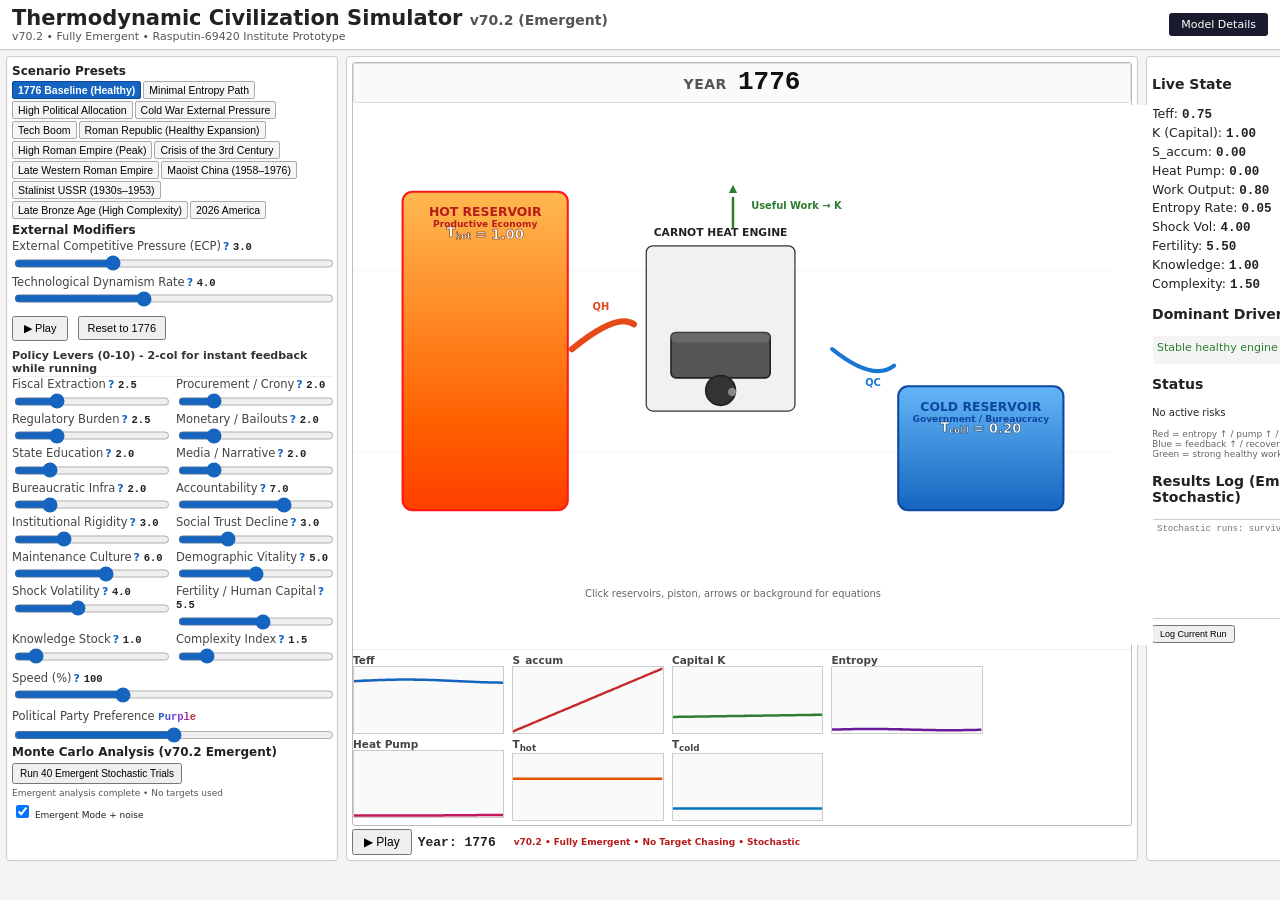
<file: thermo-civ-sim-v70.2.html>
<!DOCTYPE html>
<html lang="en">
<head>
<meta charset="UTF-8">
<title>Thermodynamic Civilization Simulator v70.2 (Emergent)</title>
<style>
  :root { --red: #c62828; --blue: #1565c0; --green: #2e7d32; --neutral: #555; }
  body { font-family: system-ui, -apple-system, BlinkMacSystemFont, "Segoe UI", Roboto, sans-serif; margin: 0; background: #f4f4f4; color: #222; }
  .header { background: #fff; border-bottom: 1px solid #ccc; padding: 6px 12px; display: flex; align-items: center; justify-content: space-between; box-shadow: 0 1px 2px rgba(0,0,0,0.05); }
  .header h1 { margin: 0; font-size: 21px; }
  .header .meta { font-size: 11px; color: #555; }
  .main { display: flex; gap: 8px; padding: 6px; max-width: 1500px; margin: 0 auto; }
  .panel { background: #fff; border: 1px solid #ccc; border-radius: 4px; padding: 5px; box-shadow: 0 1px 2px rgba(0,0,0,0.04); }
  .left { width: 320px; flex-shrink: 0; }
  .center { flex: 1; min-width: 780px; max-width: 820px; }
  .right { width: 255px; flex-shrink: 0; font-size: 12px; }
  .slider-group { margin-bottom: 1px; }
  .slider-group label { display: block; font-size: 11.5px; margin-bottom: 0; color: #444; line-height: 1.1; }
  .slider-group input[type=range] { width: 100%; height: 15px; accent-color: #1565c0; }
  input[type=range] { accent-color: #1565c0; }
  .slider-group .value { font-size: 10.5px; font-family: monospace; color: #222; font-weight: 600; }
  .presets { display: flex; flex-wrap: wrap; gap: 2px; margin-bottom: 4px; }
  .presets button { font-size: 10.5px; padding: 2px 5px; border: 1px solid #aaa; background: #f5f5f5; border-radius: 2px; cursor: pointer; }
  .presets button:hover { background: #e8e8e8; }
  .presets button.active { background: #1565c0; color: #fff; border-color: #0d47a1; font-weight: 600; }
  #mcStatus { font-size: 9px; color: #555; }
  .viz-container { position: relative; background: #fff; border: 1px solid #bbb; border-radius: 3px; }
  #viz { background: #ffffff; display: block; }
  .playbar { margin-top: 3px; display: flex; align-items: center; gap: 6px; }
  .playbar button { padding: 4px 10px; font-size: 12px; }
  .live-values { font-size: 12.5px; line-height: 1.35; }
  .live-values div { margin-bottom: 1px; }
  .live-values .val { font-family: monospace; font-weight: 700; }
  .equation-card {
    position: absolute; background: #fff; border: 1px solid #333; border-radius: 3px; padding: 5px 6px; font-size: 10px; max-width: 260px; box-shadow: 0 3px 10px rgba(0,0,0,0.2); z-index: 200;
    font-family: monospace; line-height: 1.2;
  }
  .equation-card .title { font-weight: 700; margin-bottom: 2px; color: #111; font-size: 10px; }
  .highlight-red { filter: saturate(1.8) brightness(0.85) !important; }
  .highlight-blue { filter: saturate(1.6) brightness(1.1) !important; }
  .highlight-green { filter: saturate(1.5) brightness(1.05) hue-rotate(80deg) !important; }
  .bottom-charts { padding: 4px 6px; background: #fff; border-top: 1px solid #ccc; }
  .spark { display: inline-block; width: 19.2%; margin-right: 0.8%; vertical-align: top; }
  .spark svg { width: 100%; height: 66px; border: 1px solid #ccc; background: #fafafa; }
  .spark label { font-size: 10.5px; display: block; margin-top: 0; color: #444; font-weight: 600; }
  .expanded-chart { margin-top: 4px; border: 1px solid #bbb; padding: 4px; background: #fff; }
  .status { font-size: 9px; color: #b71c1c; font-weight: 600; }
  .red { color: var(--red); } .blue { color: var(--blue); } .green { color: var(--green); }

  /* 2-column sliders so everything stays visible */
  .slider-grid {
    display: grid;
    grid-template-columns: 1fr 1fr;
    column-gap: 8px;
    row-gap: 0;
  }
  .slider-grid .slider-group { margin-bottom: 0; }
  .slider-section-title { font-size: 11px; font-weight: 600; color: #333; margin: 3px 0 1px; border-bottom: 1px solid #eee; padding-bottom: 1px; }
  .help { color: #1565c0; font-weight: 700; cursor: pointer; margin-left: 2px; font-size: 11px; user-select: none; }
  .help:hover { color: #0d47a1; }
  .left h3 { font-size: 12px; margin: 2px 0 3px; color: #222; }
</style>
</head>
<body>
<div class="header">
  <div>
    <h1>Thermodynamic Civilization Simulator <span style="font-size:14px; color:#555;">v70.2 (Emergent)</span></h1>
    <div class="meta">v70.2 • Fully Emergent • Rasputin-69420 Institute Prototype</div>
  </div>
  <button onclick="showTextbookModal()" style="font-size:11px; padding:5px 12px; background:#1a1a2e; color:#fff; border:none; border-radius:3px; cursor:pointer; font-family:inherit;">Model Details</button>
</div>

<div class="main">
  <!-- LEFT CONTROLS -->
  <div class="panel left">
    <h3>Scenario Presets</h3>
    <div class="presets">
      <button data-preset="1776" class="active" onclick="applyPreset('1776')">1776 Baseline (Healthy)</button>
      <button data-preset="minimal" onclick="applyPreset('minimal')">Minimal Entropy Path</button>
      <button data-preset="highPolitical" onclick="applyPreset('highPolitical')">High Political Allocation</button>
      <button data-preset="coldWar" onclick="applyPreset('coldWar')">Cold War External Pressure</button>
      <button data-preset="techBoom" onclick="applyPreset('techBoom')">Tech Boom</button>
      <!-- New historical presets from audit -->
      <button data-preset="romanRepublic" onclick="applyPreset('romanRepublic')">Roman Republic (Healthy Expansion)</button>
      <button data-preset="romanHighEmpire" onclick="applyPreset('romanHighEmpire')">High Roman Empire (Peak)</button>
      <button data-preset="romanCrisis3rd" onclick="applyPreset('romanCrisis3rd')">Crisis of the 3rd Century</button>
      <button data-preset="romanLateWest" onclick="applyPreset('romanLateWest')">Late Western Roman Empire</button>
      <button data-preset="maoistChina" onclick="applyPreset('maoistChina')">Maoist China (1958–1976)</button>
      <button data-preset="stalinistUSSR" onclick="applyPreset('stalinistUSSR')">Stalinist USSR (1930s–1953)</button>
      <button data-preset="bronzeAge" onclick="applyPreset('bronzeAge')">Late Bronze Age (High Complexity)</button>
      <button data-preset="2026America" onclick="applyPreset('2026America')">2026 America</button>
    </div>

    <h3>External Modifiers</h3>
    <div class="slider-group">
      <label>External Competitive Pressure (ECP)<span class="help" onclick="event.stopPropagation(); showLeverHelp(this, 'ecp')">?</span> <span class="value" id="ecp-val">3.0</span></label>
      <input type="range" id="ecp" min="0" max="10" step="0.1" value="3.0">
    </div>
    <div class="slider-group">
      <label>Technological Dynamism Rate<span class="help" onclick="event.stopPropagation(); showLeverHelp(this, 'tdr')">?</span> <span class="value" id="tdr-val">4.0</span></label>
      <input type="range" id="tdr" min="0" max="10" step="0.1" value="4.0">
    </div>

    <div style="margin-top:6px; margin-bottom:8px;">
      <button onclick="togglePlay()" style="padding:4px 10px; font-size:11px; margin-right:4px;">▶ Play</button>
      <button onclick="resetSim()" style="padding:4px 8px; font-size:11px;">Reset to 1776</button>
    </div>

    <div class="slider-section-title">Policy Levers (0-10) - 2-col for instant feedback while running</div>
    <div class="slider-grid">
      <div class="slider-group"><label>Fiscal Extraction<span class="help" onclick="event.stopPropagation(); showLeverHelp(this, 'fiscal')">?</span> <span class="value" id="fiscal-val">2.5</span></label><input type="range" id="fiscal" min="0" max="10" step="0.1" value="2.5"></div>
      <div class="slider-group"><label>Procurement / Crony<span class="help" onclick="event.stopPropagation(); showLeverHelp(this, 'procurement')">?</span> <span class="value" id="procurement-val">2.0</span></label><input type="range" id="procurement" min="0" max="10" step="0.1" value="2.0"></div>
      <div class="slider-group"><label>Regulatory Burden<span class="help" onclick="event.stopPropagation(); showLeverHelp(this, 'regulatory')">?</span> <span class="value" id="regulatory-val">2.5</span></label><input type="range" id="regulatory" min="0" max="10" step="0.1" value="2.5"></div>
      <div class="slider-group"><label>Monetary / Bailouts<span class="help" onclick="event.stopPropagation(); showLeverHelp(this, 'monetary')">?</span> <span class="value" id="monetary-val">2.0</span></label><input type="range" id="monetary" min="0" max="10" step="0.1" value="2.0"></div>
      <div class="slider-group"><label>State Education<span class="help" onclick="event.stopPropagation(); showLeverHelp(this, 'education')">?</span> <span class="value" id="education-val">2.0</span></label><input type="range" id="education" min="0" max="10" step="0.1" value="2.0"></div>
      <div class="slider-group"><label>Media / Narrative<span class="help" onclick="event.stopPropagation(); showLeverHelp(this, 'information')">?</span> <span class="value" id="information-val">2.0</span></label><input type="range" id="information" min="0" max="10" step="0.1" value="2.0"></div>
      <div class="slider-group"><label>Bureaucratic Infra<span class="help" onclick="event.stopPropagation(); showLeverHelp(this, 'infrastructure')">?</span> <span class="value" id="infrastructure-val">2.0</span></label><input type="range" id="infrastructure" min="0" max="10" step="0.1" value="2.0"></div>
      <div class="slider-group"><label>Accountability<span class="help" onclick="event.stopPropagation(); showLeverHelp(this, 'accountability')">?</span> <span class="value" id="accountability-val">7.0</span></label><input type="range" id="accountability" min="0" max="10" step="0.1" value="7.0"></div>

      <!-- New levers -->
      <div class="slider-group"><label>Institutional Rigidity<span class="help" onclick="event.stopPropagation(); showLeverHelp(this, 'institutionalRigidity')">?</span> <span class="value" id="institutionalRigidity-val">3.0</span></label><input type="range" id="institutionalRigidity" min="0" max="10" step="0.1" value="3.0"></div>
      <div class="slider-group"><label>Social Trust Decline<span class="help" onclick="event.stopPropagation(); showLeverHelp(this, 'socialTrustDecline')">?</span> <span class="value" id="socialTrustDecline-val">3.0</span></label><input type="range" id="socialTrustDecline" min="0" max="10" step="0.1" value="3.0"></div>
      <div class="slider-group"><label>Maintenance Culture<span class="help" onclick="event.stopPropagation(); showLeverHelp(this, 'maintenanceCulture')">?</span> <span class="value" id="maintenanceCulture-val">6.0</span></label><input type="range" id="maintenanceCulture" min="0" max="10" step="0.1" value="6.0"></div>
      <div class="slider-group"><label>Demographic Vitality<span class="help" onclick="event.stopPropagation(); showLeverHelp(this, 'demographicVitality')">?</span> <span class="value" id="demographicVitality-val">5.0</span></label><input type="range" id="demographicVitality" min="0" max="10" step="0.1" value="5.0"></div>
      <div class="slider-group"><label>Shock Volatility<span class="help" onclick="event.stopPropagation(); showLeverHelp(this, 'shockVolatility')">?</span> <span class="value" id="shockVolatility-val">4.0</span></label><input type="range" id="shockVolatility" min="0" max="10" step="0.1" value="4.0"></div>
      <div class="slider-group"><label>Fertility / Human Capital<span class="help" onclick="event.stopPropagation(); showLeverHelp(this, 'fertility')">?</span> <span class="value" id="fertility-val">5.5</span></label><input type="range" id="fertility" min="0" max="10" step="0.1" value="5.5"></div>
      <div class="slider-group"><label>Knowledge Stock<span class="help" onclick="event.stopPropagation(); showLeverHelp(this, 'knowledgeStock')">?</span> <span class="value" id="knowledgeStock-val">1.0</span></label><input type="range" id="knowledgeStock" min="0" max="10" step="0.1" value="1.0"></div>
      <div class="slider-group"><label>Complexity Index<span class="help" onclick="event.stopPropagation(); showLeverHelp(this, 'complexity')">?</span> <span class="value" id="complexity-val">1.5</span></label><input type="range" id="complexity" min="0" max="10" step="0.1" value="1.5"></div>
    </div>

    <div class="slider-group" style="margin-top:4px;">
      <label>Speed (%)<span class="help" onclick="event.stopPropagation(); showLeverHelp(this, 'speed')">?</span> <span class="value" id="speed-val">100</span></label>
      <input type="range" id="speed" min="1" max="300" step="1" value="100">
    </div>

    <!-- Troll slider: Political Party Preference - does NOTHING to the model, just fun UI -->
    <div class="slider-group" style="margin-top:4px;">
      <label>Political Party Preference <span class="value" id="party-val" style="background: linear-gradient(to right, #1565c0, #7c3aed, #c62828); -webkit-background-clip: text; -webkit-text-fill-color: transparent; font-weight:600;">Purple</span></label>
      <input type="range" id="party" min="0" max="10" step="0.1" value="5" oninput="updatePartySlider(this)" style="background: linear-gradient(to right, #1565c0, #7c3aed, #c62828); height: 8px; border-radius: 4px;">
    </div>

    <h3>Monte Carlo Analysis (v70.2 Emergent)</h3>
    <button onclick="runMonteCarlo(40)" style="font-size:10px; padding:3px 6px; margin-bottom:4px;">Run 40 Emergent Stochastic Trials</button>
    <div id="mcStatus" style="font-size:9px; color:#555; margin-bottom:4px;">Emergent analysis complete • No targets used</div>
    <div style="margin-top:3px; font-size:9px;">
      <input type="checkbox" id="emergentChk" checked> <label>Emergent Mode + noise</label>
    </div>
  </div>

  <!-- CENTER VISUALIZATION -->
  <div class="panel center">
    <div class="viz-container">
      <!-- Big prominent year header on the graphic (not buried inside the engine box) -->
      <div class="year-header" style="text-align:center; padding:3px 0 5px; margin-bottom:2px; background:#fafafa; border:1px solid #ddd; border-radius:3px;">
        <span style="font-size:14px; font-weight:600; color:#555; letter-spacing:0.5px;">YEAR</span>
        <span id="yearBig" style="font-size:26px; font-weight:800; font-family:monospace; margin-left:6px; color:#111;">1776</span>
      </div>
      <svg id="viz" width="800" height="540" viewBox="0 0 920 620">
        <g transform="scale(0.95)">
        <defs>
          <linearGradient id="hotGrad" x1="0%" y1="0%" x2="0%" y2="100%">
            <stop offset="0%" stop-color="#FF9E58"/>
            <stop offset="100%" stop-color="#FF3D00"/>
          </linearGradient>
          <linearGradient id="coldGrad" x1="0%" y1="0%" x2="0%" y2="100%">
            <stop offset="0%" stop-color="#64B5F6"/>
            <stop offset="100%" stop-color="#1565C0"/>
          </linearGradient>
          <filter id="glow" x="-50%" y="-50%" width="200%" height="200%">
            <feGaussianBlur stdDeviation="4" result="coloredBlur"/>
            <feMerge><feMergeNode in="coloredBlur"/><feMergeNode in="SourceGraphic"/></feMerge>
          </filter>
        </defs>

        <!-- Subtle background grid -->
        <g id="grid" opacity="0.1">
          <line x1="0" y1="200" x2="920" y2="200" stroke="#888" stroke-width="1"/>
          <line x1="0" y1="420" x2="920" y2="420" stroke="#888" stroke-width="1"/>
        </g>

        <!-- HOT RESERVOIR -->
        <g id="hotGroup">
          <rect id="hotReservoir" x="60" y="90" width="200" height="400" rx="12" fill="url(#hotGrad)" stroke="#B71C1C" stroke-width="2.5"/>
          <text id="hotLabel1" x="160" y="120" text-anchor="middle" font-size="15" font-weight="700" fill="#b71c1c">HOT RESERVOIR</text>
          <text id="hotLabel2" x="160" y="133" text-anchor="middle" font-size="11" font-weight="600" fill="#b71c1c">Productive Economy</text>
          <!-- Live T_hot with subscript on the reservoir -->
          <text id="hotTemp" x="160" y="148" text-anchor="middle" font-size="16" font-weight="800" fill="#fff" stroke="#5c1a00" stroke-width="0.6">T<tspan font-size="11" dy="2" font-weight="700">hot</tspan> = 1.00</text>
        </g>

        <!-- COLD RESERVOIR -->
        <g id="coldGroup">
          <rect id="coldReservoir" x="660" y="90" width="200" height="400" rx="12" fill="url(#coldGrad)" stroke="#0D47A1" stroke-width="2.5"/>
          <text id="coldLabel1" x="760" y="120" text-anchor="middle" font-size="15" font-weight="700" fill="#0d47a1">COLD RESERVOIR</text>
          <text id="coldLabel2" x="760" y="133" text-anchor="middle" font-size="11" font-weight="600" fill="#0d47a1">Government / Bureaucracy</text>
          <!-- Live T_cold with subscript on the reservoir -->
          <text id="coldTemp" x="760" y="148" text-anchor="middle" font-size="16" font-weight="800" fill="#fff" stroke="#0a2a4a" stroke-width="0.6">T<tspan font-size="11" dy="2" font-weight="700">cold</tspan> = 0.20</text>
        </g>

        <!-- HEAT ENGINE (smaller, more proportional) -->
        <g id="engineGroup">
          <rect x="355" y="170" width="180" height="200" rx="8" fill="#f1f1f1" stroke="#333" stroke-width="1.5"/>
          <!-- Improved Piston Visual (cylinder + crank) -->
          <g id="pistonAssembly">
            <!-- Piston body (cylinder-like) -->
            <rect id="pistonBody" x="385" y="195" width="120" height="55" rx="6" fill="#555" stroke="#222" stroke-width="2"/>
            <!-- Piston top highlight -->
            <rect id="pistonTop" x="385" y="195" width="120" height="12" rx="6" fill="#777" opacity="0.6"/>
            <!-- Connecting rod -->
            <rect id="connectingRod" x="440" y="248" width="10" height="55" fill="#444" stroke="#222" stroke-width="1"/>
            <!-- Crank / flywheel (moved lower for better visual separation) -->
            <circle id="crank" cx="445" cy="345" r="18" fill="#333" stroke="#222" stroke-width="2"/>
            <circle id="crankPin" cx="445" cy="345" r="5" fill="#888"/>
          </g>

          <text x="445" y="158" text-anchor="middle" font-size="13" font-weight="700" fill="#222">CARNOT HEAT ENGINE</text>

          <!-- QH arrow -->
          <path id="qhArrow" d="M 265 295 Q 320 250 340 265" fill="none" stroke="#E64A19" stroke-width="8" stroke-linecap="round"/>
          <text id="qhLabel" x="290" y="248" font-size="12" fill="#E64A19" font-weight="600">QH</text>

          <!-- Work arrow (green) -->
          <path id="workArrow" d="M 460 148 L 460 112" fill="none" stroke="#2E7D32" stroke-width="6" stroke-linecap="round"/>
          <polygon id="workHead" points="455,106 465,106 460,96" fill="#2E7D32"/>
          <text x="482" y="125" font-size="12" fill="#2E7D32" font-weight="600">Useful Work → K</text>

          <!-- QC arrow -->
          <path id="qcArrow" d="M 580 295 Q 630 335 655 315" fill="none" stroke="#1976D2" stroke-width="8" stroke-linecap="round"/>
          <text id="qcLabel" x="620" y="340" font-size="12" fill="#1976D2" font-weight="600">QC</text>
        </g>

        <!-- HEAT PUMP (emergent, restrained) - made larger and more prominent -->
        <g id="pumpGroup" opacity="0">
          <path id="pumpArrow" d="M 655 255 Q 520 195 265 255" fill="none" stroke="#AD1457" stroke-width="5.5" stroke-linecap="round"/>
          <text id="pumpLabel" x="460" y="185" text-anchor="middle" font-size="14" font-weight="700" fill="#AD1457">HEAT PUMP</text>
          <text id="pumpSub" x="460" y="198" text-anchor="middle" font-size="10" fill="#AD1457">(Politically Directed)</text>
        </g>

        <!-- RESTRAINED COLLAPSE LABEL (lower-right, subtle) -->
        <g id="collapseLabel" opacity="0">
          <rect x="680" y="540" width="220" height="28" rx="3" fill="#fff" stroke="#c62828" stroke-width="1" opacity="0.85"/>
          <text id="collapseText" x="790" y="560" text-anchor="middle" font-size="14" font-weight="600" fill="#c62828">Systemic Collapse - Year 1776</text>
        </g>

        <text x="460" y="595" text-anchor="middle" font-size="12" fill="#666">Click reservoirs, piston, arrows or background for equations</text>
        </g>
      </svg>

      <!-- History plots moved directly under the schematic (higher up) so they stay visible while the sim is running -->
      <div class="history-strip" style="margin-top:4px; padding-top:4px; border-top:1px solid #eee;">
        <div style="display:flex; gap:0.5%; flex-wrap:wrap;">
          <div class="spark"><label>Teff</label><svg id="spark-teff" width="100%" viewBox="0 0 200 42" preserveAspectRatio="none"></svg></div>
          <div class="spark"><label>S_accum</label><svg id="spark-s" width="100%" viewBox="0 0 200 42" preserveAspectRatio="none"></svg></div>
          <div class="spark"><label>Capital K</label><svg id="spark-k" width="100%" viewBox="0 0 200 42" preserveAspectRatio="none"></svg></div>
          <div class="spark"><label>Entropy</label><svg id="spark-entropy" width="100%" viewBox="0 0 200 42" preserveAspectRatio="none"></svg></div>
          <div class="spark"><label>Heat Pump</label><svg id="spark-pump" width="100%" viewBox="0 0 200 42" preserveAspectRatio="none"></svg></div>
          <div class="spark"><label>T<sub>hot</sub></label><svg id="spark-th" width="100%" viewBox="0 0 200 42" preserveAspectRatio="none"></svg></div>
          <div class="spark"><label>T<sub>cold</sub></label><svg id="spark-tc" width="100%" viewBox="0 0 200 42" preserveAspectRatio="none"></svg></div>
        </div>
      </div>
    </div>

    <div class="playbar">
      <button id="playBtn" onclick="togglePlay()">▶ Play</button>
      <span id="yearDisplay" style="font-family:monospace; font-size:13px; min-width:90px; font-weight:600;">Year: 1776</span>
      <span id="status" class="status"></span>
    </div>
  </div>

  <!-- RIGHT PANEL -->
  <div class="panel right">
    <h3>Live State</h3>
    <div class="live-values">
      <!-- TH / TC now shown big & live directly on the reservoirs in the main graphic -->
      <div>Teff: <span id="live-Teff" class="val">0.85</span></div>
      <div>K (Capital): <span id="live-K" class="val">1.00</span></div>
      <div>S_accum: <span id="live-S" class="val">0.00</span></div>
      <div>Heat Pump: <span id="live-pump" class="val">0.00</span></div>
      <div>Work Output: <span id="live-work" class="val">0.80</span></div>
      <div>Entropy Rate: <span id="live-entropy" class="val">0.05</span></div>
      <div>Shock Vol: <span id="live-shock" class="val">4.0</span></div>
      <div>Fertility: <span id="live-fertility" class="val">5.5</span></div>
      <div>Knowledge: <span id="live-knowledge" class="val">1.0</span></div>
      <div>Complexity: <span id="live-complexity" class="val">1.5</span></div>
    </div>

    <h3 style="margin-top:12px;">Dominant Driver</h3>
    <div id="dominant" style="font-size:11px; padding:5px; background:#f4f4f4; border-radius:3px; min-height:18px;">-</div>

    <h3 style="margin-top:12px;">Status</h3>
    <div id="risks" style="font-size:10px; line-height:1.3;">No active risks</div>

    <div style="margin-top:10px; font-size:9px; color:#666;">
      Red = entropy ↑ / pump ↑ / decline<br>
      Blue = feedback ↑ / recovery<br>
      Green = strong healthy work
    </div>

    <!-- Simple Results Log for Sensitivity Study -->
    <h3 style="margin-top:14px;">Results Log (Emergent Stochastic)</h3>
    <textarea id="resultsLog" style="width:100%; height:90px; font-size:9px; font-family:monospace; border:1px solid #ccc; padding:4px;" placeholder="Stochastic runs: survival %, median, histogram"></textarea>
    <button onclick="logCurrentRun()" style="font-size:9px; padding:2px 6px; margin-top:3px;">Log Current Run</button>
  </div>
</div>

<!-- (history strip moved inside the center panel, directly under the engine for constant visibility while playing + sliding) -->
<div id="expandedChart" class="expanded-chart" style="display:none; max-width: 860px; margin: 4px auto;">
  <div style="display:flex; justify-content:space-between; align-items:center; margin-bottom:4px;">
    <strong id="expandedTitle"></strong>
    <button onclick="hideExpanded()" style="font-size:10px; padding:1px 6px;">Close</button>
  </div>
  <svg id="expanded-svg" width="100%" height="120" viewBox="0 0 800 120" style="border:1px solid #eee;"></svg>
</div>

<script>
// ==================== STATE (added legitimacy for bottom-up Teff) ====================
let state = {
  year: 1776,
  TH: 1.0,
  TC: 0.2,
  Teff: 0.85,
  K: 1.0,
  S_accum: 0.0,
  heatPumpStrength: 0.0,
  workOutput: 0.8,
  entropyRate: 0.05,
  sub: {
    FeedbackLatency: 0.82,
    SkinInGame: 0.78,
    InformationFidelity: 0.91,
    ErrorExtinction: 0.75,
    ReallocationFluidity: 0.88,
    CoercionIntensity: 0.79
  },
  history: { teff: [], s: [], k: [], entropy: [], pump: [], th: [], tc: [], years: [] },
  playing: false,
  lastTime: Date.now(),
  phase: 0,
  collapsed: false,
  shockVolatility: 4.0,
  fertility: 5.5,
  knowledgeStock: 1.0,
  complexity: 1.5,
  legitimacy: 0.9   // NEW: starts at 0.9, decays with heatPump + S_accum, recovers with high accountability
};

// ==================== COEFFICIENT PROFILES (base only - dynamic evolution in simStep) ====================
// Base profile only. Evolution happens inside simulationStep based on state for emergence.
function getActiveCoefficients() {
  return {
    politicalPressureMult: 1.35,
    gradientThreshold: 0.265,
    aseiFloor: 0.055,
    totalEntropyMult: 0.022
  };
}

function logCurrentRun() {
  const log = document.getElementById('resultsLog');
  if (!log) return;
  const entry = `Current | Emergent | Year: ${Math.floor(state.year)} | S_accum: ${state.S_accum.toFixed(2)} | Teff: ${state.Teff.toFixed(2)} | Notes: \n`;
  log.value = log.value + entry;
}

let simSpeed = 5;
let maxHistory = 450;
let monteCarloMode = false;

// ==================== SLIDERS (UI unchanged) ====================
const sliderIds = ['ecp','tdr','fiscal','procurement','regulatory','monetary','education','information','infrastructure','accountability','institutionalRigidity','socialTrustDecline','maintenanceCulture','demographicVitality','shockVolatility','fertility','knowledgeStock','complexity'];
function syncSliderValues() {
  sliderIds.forEach(id => {
    const el = document.getElementById(id);
    const valEl = document.getElementById(id + '-val');
    if (el && valEl) {
      valEl.textContent = parseFloat(el.value).toFixed(1);
      el.oninput = () => {
        valEl.textContent = parseFloat(el.value).toFixed(1);
        updateFromSliders();
        if (!state.playing) {
          computeSubIndices();
          simulationStep(0.02);
          updateViz();
          updateLivePanel();
        }
      };
    }
  });

  const speedSlider = document.getElementById('speed');
  if (speedSlider) {
    speedSlider.oninput = () => {
      simSpeed = parseFloat(speedSlider.value) / 20;
      document.getElementById('speed-val').textContent = speedSlider.value;
    };
  }
}

function updateFromSliders() {
  const ecp = parseFloat(document.getElementById('ecp').value) || 3;
  const tdr = parseFloat(document.getElementById('tdr').value) || 4;
  const acc = parseFloat(document.getElementById('accountability').value) || 7;

  const shockV = parseFloat(document.getElementById('shockVolatility').value) || 4;
  const fert = parseFloat(document.getElementById('fertility').value) || 5.5;
  const know = parseFloat(document.getElementById('knowledgeStock').value) || 1;
  const comp = parseFloat(document.getElementById('complexity').value) || 1.5;

  state.shockVolatility = shockV;
  state.fertility = fert;
  state.knowledgeStock = know;
  state.complexity = comp;

  computeSubIndices();
  state.Teff = Math.max(0.25, Math.min(0.98, state.Teff + (ecp-3)*0.012 + (tdr-4)*0.01 + (acc > 6 ? 0.03 : -0.04)));
  updateLivePanel();
  updateViz();
}

function highlightPreset(name) {
  document.querySelectorAll('.presets button').forEach(b => b.classList.remove('active'));
  const btn = document.querySelector(`.presets button[data-preset="${name}"]`);
  if (btn) btn.classList.add('active');
}

// ==================== MONTE CARLO (completely rewritten for emergence) ====================
// Default 40 trials. No historicalTargets. No error/accuracy code.
// Records collapse and year per run. Reports survival %, median collapse year, 5-bin histogram.
// Outcomes emerge from internal loops.
function runMonteCarlo(trials = 40) {
  const statusEl = document.getElementById('mcStatus');
  if (statusEl) statusEl.textContent = 'Emergent analysis complete • No targets used';

  console.log('%c=== Stochastic Emergent Monte Carlo (40 trials default) ===', 'color:#1565c0; font-weight:bold');
  console.log('Exploring stochastic outcomes from internal feedback loops. No historical targets used.\n');

  const presetNames = ['1776', 'minimal', 'highPolitical', 'coldWar', 'techBoom', 'romanRepublic', 'romanHighEmpire', 'romanCrisis3rd', 'romanLateWest', 'maoistChina', 'stalinistUSSR', 'bronzeAge', '2026America'];
  let allStats = {};

  for (let pName of presetNames) {
    let collapseYears = [];
    let collapsedCount = 0;

    for (let t = 0; t < trials; t++) {
      applyPreset(pName);
      monteCarloMode = true;
      resetToBaseline();

      const startY = state.year;
      const maxY = startY + 2000;

      while (!state.collapsed && state.year < maxY) {
        simulationStep(1);
      }

      monteCarloMode = false;

      if (state.collapsed) {
        collapsedCount++;
        collapseYears.push(state.year - 1776);
      }
    }

    const survival = ((trials - collapsedCount) / trials * 100);
    let median = 'N/A';
    if (collapseYears.length > 0) {
      collapseYears.sort((a, b) => a - b);
      const mid = Math.floor(collapseYears.length / 2);
      median = collapseYears.length % 2 === 0 
        ? ((collapseYears[mid-1] + collapseYears[mid]) / 2).toFixed(0) 
        : collapseYears[mid].toFixed(0);
    }

    // 5-bin histogram
    const binEdges = [0, 200, 500, 1000, 1500, 2000];
    let hist = new Array(5).fill(0);
    for (let y of collapseYears) {
      for (let b = 0; b < 5; b++) {
        if (y >= binEdges[b] && y < binEdges[b+1]) {
          hist[b]++;
          break;
        }
      }
    }

    allStats[pName] = { survival, median, hist, collapseCount: collapsedCount };

    console.log(`\n--- ${pName} ---`);
    console.log(`Survival: ${survival.toFixed(1)}%`);
    console.log(`Median collapse year (of collapsed): ${median}`);
    console.log('Histogram:');
    for (let b = 0; b < 5; b++) {
      const pct = (hist[b] / trials * 100).toFixed(1);
      console.log(`  ${binEdges[b]}-${binEdges[b+1]}: ${hist[b]} (${pct}%)`);
    }
  }

  // Update log
  const logEl = document.getElementById('resultsLog');
  if (logEl) {
    let summary = `Stochastic MC v70.2 (${trials} trials) - Emergent, no targets\n`;
    for (let p in allStats) {
      const st = allStats[p];
      summary += `${p}: Survival ${st.survival.toFixed(1)}%, Median ${st.median}, Collapsed: ${st.collapseCount}\n`;
      summary += `  Hist: ${st.hist.map((h,i) => binEdges[i]+'-'+binEdges[i+1]+':'+h).join(' | ')}\n`;
    }
    logEl.value = summary + '\n' + logEl.value;
  }

  if (statusEl) {
    statusEl.textContent = `Emergent analysis complete • No targets used`;
  }
}

// ==================== PRESETS (only initial sliders + noise) ====================
// Presets set sliders + tiny noise on state. No special rules or overrides.
function applyPreset(name) {
  const s = {
    ecp: 3.0, tdr: 4.0, fiscal: 2.5, procurement: 2.0, regulatory: 2.5,
    monetary: 2.0, education: 2.0, information: 2.0, infrastructure: 2.0, accountability: 7.0,
    institutionalRigidity: 3.0, socialTrustDecline: 3.0, maintenanceCulture: 6.0, demographicVitality: 5.0,
    shockVolatility: 4.0, fertility: 5.5, knowledgeStock: 1.0, complexity: 1.5
  };

  if (name === 'minimal') {
    Object.assign(s, {fiscal:0.8, procurement:0.5, regulatory:0.8, monetary:0.6, education:0.5, information:0.4, infrastructure:0.5, accountability:9.2, ecp:7, tdr:8});
  } else if (name === 'highPolitical') {
    Object.assign(s, {fiscal:7.5, procurement:8.2, regulatory:7.8, monetary:7, education:6.5, information:8, infrastructure:7.2, accountability:2.2, ecp:1.2, tdr:1.5});
  } else if (name === 'coldWar') {
    Object.assign(s, {ecp:8.5, tdr:3.5, fiscal:3.2, monetary:3.5, information:3.8, accountability:5.5, infrastructure:2.8});
  } else if (name === 'techBoom') {
    Object.assign(s, {tdr:8.8, ecp:3.5, fiscal:1.8, procurement:1.2, regulatory:1.5, monetary:1.6, education:1.4, information:2.2, infrastructure:1.3, accountability:7.8});
  } else if (name === 'romanRepublic') {
    Object.assign(s, {fiscal:3.5, procurement:2.5, regulatory:2.8, monetary:2.2, education:2.5, information:2.8, infrastructure:3.5, accountability:7.5, ecp:5.5, tdr:6.5});
  } else if (name === 'romanHighEmpire') {
    Object.assign(s, {fiscal:4.2, procurement:3.8, regulatory:3.5, monetary:3.0, education:3.0, information:3.5, infrastructure:4.0, accountability:6.5, ecp:3.0, tdr:5.0});
  } else if (name === 'romanCrisis3rd') {
    Object.assign(s, {fiscal:7.0, procurement:7.5, regulatory:6.5, monetary:8.5, education:5.0, information:6.0, infrastructure:3.0, accountability:3.5, ecp:8.0, tdr:2.5});
  } else if (name === 'romanLateWest') {
    Object.assign(s, {fiscal:8.5, procurement:8.8, regulatory:7.5, monetary:7.0, education:4.5, information:7.0, infrastructure:2.5, accountability:2.0, ecp:9.0, tdr:1.8});
  } else if (name === 'maoistChina') {
    Object.assign(s, {fiscal:9.2, procurement:8.5, regulatory:8.0, monetary:6.5, education:9.0, information:9.5, infrastructure:6.0, accountability:0.8, ecp:6.5, tdr:3.5});
  } else if (name === 'stalinistUSSR') {
    Object.assign(s, {fiscal:8.8, procurement:8.0, regulatory:7.8, monetary:7.5, education:7.5, information:9.2, infrastructure:7.5, accountability:1.0, ecp:8.5, tdr:5.5});
  } else if (name === 'bronzeAge') {
    Object.assign(s, {fiscal:6.5, procurement:6.0, regulatory:5.5, monetary:5.0, education:4.0, information:5.5, infrastructure:6.5, accountability:4.5, ecp:7.5, tdr:3.0});
  } else if (name === '2026America') {
    Object.assign(s, { ecp: 6.5, tdr: 7.0, fiscal: 7.5, procurement: 6.5, regulatory: 8.0, monetary: 7.0, education: 7.5, information: 7.5, infrastructure: 7.0, accountability: 4.5, institutionalRigidity: 7.0, socialTrustDecline: 7.5, maintenanceCulture: 4.0, demographicVitality: 4.0, shockVolatility: 6.5, fertility: 3.0, knowledgeStock: 2.0, complexity: 3.5 });
  }

  Object.keys(s).forEach(k => {
    const el = document.getElementById(k);
    if (el) {
      el.value = s[k];
      const v = document.getElementById(k+'-val');
      if (v) v.textContent = parseFloat(s[k]).toFixed(1);
    }
  });

  highlightPreset(name);
  document.getElementById('status').textContent = '';

  // Only tiny random noise on starting state (as required). No special per-preset rules.
  state.TH += Math.random()*0.08 - 0.04;
  state.S_accum += Math.random()*0.06;

  if (!state.playing) {
    // Only do a full reset + history clear if we are currently stopped.
    // This keeps the simulation running when user clicks a new preset while playing.
    resetToBaseline();
  } else {
    // Live preset switch while running: just update the policy levers.
    // The simulation continues with the new slider values from the next tick onward.
    // No history clear, no year reset, playing state unchanged.
    updateFromSliders();
  }

  // Re-apply updates so the tiny noise + new levers are immediately reflected.
  updateViz();
  updateLivePanel();
  renderSparklines();
}

// ==================== MATH & SIM (emergent redesign) ====================
// Teff bottom-up from state (including legitimacy). 
// Collapse is probabilistic using the exact multi-factor formula.
function computeSubIndices() {
  const ecp = parseFloat(document.getElementById('ecp').value) || 3;
  const tdr = parseFloat(document.getElementById('tdr').value) || 4;
  const acc = parseFloat(document.getElementById('accountability').value) || 7;

  const f = parseFloat(document.getElementById('fiscal').value) || 2.5;
  const p = parseFloat(document.getElementById('procurement').value) || 2;
  const r = parseFloat(document.getElementById('regulatory').value) || 2.5;
  const mon = parseFloat(document.getElementById('monetary').value) || 2;
  const e = parseFloat(document.getElementById('education').value) || 2;
  const i = parseFloat(document.getElementById('information').value) || 2;
  const inf = parseFloat(document.getElementById('infrastructure').value) || 2;

  const s = state.S_accum;
  const hp = state.heatPumpStrength;
  const k = state.K;
  const leg = state.legitimacy;
  const comp = parseFloat(document.getElementById('complexity').value) || 1.5;

  // Bottom-up sub-indices from state variables (legitimacy makes Teff emergent).
  // Nonlinear for realism.
  let subs = {
    FeedbackLatency: 0.25 + 0.70 / (1 + Math.exp( -(leg * 3 + tdr - 4 - s * 0.6) )),
    SkinInGame: Math.max(0.15, 0.92 * Math.pow(leg, 1.3) * (1 - 0.45 * (p + mon) / 12 )),
    InformationFidelity: 0.35 + 0.60 * Math.pow( (acc / 10) * (1 - (i + e) / 16), 0.75 ),
    ErrorExtinction: 0.30 + 0.65 / (1 + Math.exp( -(acc - (p + r) * 0.7 - s * 0.8) )),
    ReallocationFluidity: 0.45 + 0.50 * Math.pow( (tdr + (leg * 2)) / 9 , 0.65) * (1 - 0.28 * (r + inf) / 12),
    CoercionIntensity: 0.22 + 0.72 * Math.pow( (f + e + inf) / 16 , 1.15) * (1 - leg * 0.45)
  };

  Object.keys(subs).forEach(k => subs[k] = Math.max(0.15, Math.min(0.98, subs[k])));
  state.sub = subs;

  const weights = [1.0, 1.15, 1.0, 1.1, 0.9, 0.85];
  let prod = 1;
  const keys = Object.keys(subs);
  keys.forEach((k, idx) => {
    prod *= Math.pow(subs[k], weights[idx]);
  });
  const wsum = weights.reduce((a, b) => a + b, 0);
  state.Teff = Math.pow(prod, 1 / wsum);
}

function simulationStep(dtYears) {
  if (state.collapsed) return;

  const ecp = parseFloat(document.getElementById('ecp').value) || 3;
  const tdr = parseFloat(document.getElementById('tdr').value) || 4;
  const acc = parseFloat(document.getElementById('accountability').value) || 7;

  const f = parseFloat(document.getElementById('fiscal').value) || 2.5;
  const p = parseFloat(document.getElementById('procurement').value) || 2;
  const r = parseFloat(document.getElementById('regulatory').value) || 2.5;
  const mon = parseFloat(document.getElementById('monetary').value) || 2;
  const inf = parseFloat(document.getElementById('information').value) || 2;

  const instRig = parseFloat(document.getElementById('institutionalRigidity').value) || 3;
  const trustDecl = parseFloat(document.getElementById('socialTrustDecline').value) || 3;
  const maintCult = parseFloat(document.getElementById('maintenanceCulture').value) || 6;
  const demoVit = parseFloat(document.getElementById('demographicVitality').value) || 5;

  const shockV = parseFloat(document.getElementById('shockVolatility').value) || 4;
  const fert = parseFloat(document.getElementById('fertility').value) || 5.5;
  const know = parseFloat(document.getElementById('knowledgeStock').value) || 1;
  const comp = parseFloat(document.getElementById('complexity').value) || 1.5;

  // Dynamic coefficients: base + evolution based on state (S, heatPump, year)
  const base = getActiveCoefficients();
  let coeffs = { ...base };
  const sFactor = 1 + Math.min(1.8, state.S_accum * 0.11);
  const hpFactor = 1 + state.heatPumpStrength * 0.07;
  const yearFactor = 1 + (state.year - 1776) * 0.00004;
  coeffs.totalEntropyMult *= sFactor * yearFactor;
  coeffs.politicalPressureMult *= hpFactor * (1 + yearFactor * 0.3);

  const asei = coeffs.aseiFloor + (10 - acc) * 0.065 + (f + p + 1.4*mon + inf + 1.3*inf) * 0.013;

  const L_avg = (r + p + mon) / 28;
  const deadweight = (p + 1.4*mon + r) / 24;
  const persistence = Math.max(0.4, (10 - acc) * 0.11 + (r + inf) * 0.035);

  computeSubIndices();

  const deltaT = Math.max(0.01, state.TH - state.TC);
  const flow = 0.55 * L_avg * (1 / Math.max(0.1, state.TC) - 1 / state.TH) * (1 + 0.55 * asei);
  const alloc = 0.85 * (deadweight + persistence * 0.55) / Math.max(0.18, state.Teff) * (1 + 0.45 * asei);
  const mol = 0.38 * (inf / 10) * (1 + 0.65 * (10 - acc)/10);

  const totalEntropy = (flow + alloc + mol) * 0.78;

  const politicalPressure = (f + p + 1.5*mon + inf + (10 - acc)) / 55;

  let pump = politicalPressure * coeffs.politicalPressureMult;
  pump += Math.max(0, (Math.abs(state.TH - state.TC) - coeffs.gradientThreshold) * 0.55);
  pump += Math.max(0, state.S_accum - 0.65) * 0.16;

  state.heatPumpStrength = Math.min(2.8, pump);

  const eff = Math.max(0.08, (state.TH - state.TC) / Math.max(0.18, state.TH));
  state.workOutput = eff * state.K * (0.88 + 0.09*(ecp-3)*0.04 + 0.14*(tdr-4)*0.025) * (1 + (state.knowledgeStock - 1) * 0.1);

  const dt = dtYears;

  const gamma_eff = 0.04 * (1 + 0.4 * instRig + 0.3 * trustDecl + 0.5 * p);
  const delta_eff = 0.06 * (1 - 0.35 * maintCult - 0.25 * demoVit);

  const complexityMult = 1 + (comp - 1.5) * 0.2;
  state.S_accum += (totalEntropy * dt * coeffs.totalEntropyMult * complexityMult) - (0.075 * dt * (1 + (ecp-3)*0.035));
  state.S_accum += mon * 0.0025 * dt;

  const backgroundEntropy = 0.0035 * dt * (0.6 + 0.4 * state.K) + 0.0006 * dt * (state.year / 250);
  state.S_accum += backgroundEntropy;
  state.S_accum = Math.max(0, Math.min(5, state.S_accum));

  const shockProb = (shockV / 50) * (state.S_accum / 5 + 0.1) * dt;
  if (Math.random() < shockProb) {
    const shockSize = shockV * 0.05 * (1 + state.S_accum * 0.2);
    state.S_accum += shockSize;
    state.K *= (1 - shockSize * 0.5);
    console.log(`Stochastic shock fired! Size: ${shockSize.toFixed(3)} at year ${state.year.toFixed(1)}`);
  }

  const knowledgeGrowth = (tdr + state.Teff + fert) * 0.002 * dt;
  const knowledgeDeprec = state.S_accum * 0.01 * dt;
  state.knowledgeStock = Math.max(0.1, Math.min(5, state.knowledgeStock + knowledgeGrowth - knowledgeDeprec));

  state.K += (state.workOutput * 0.0095 * dt * (0.6 + 0.4 * state.Teff) * (fert / 5)) 
           - (state.S_accum * gamma_eff * 0.25 * dt) 
           - (state.K * delta_eff * 0.30 * dt) 
           - (state.heatPumpStrength * 0.0025 * dt);
  state.K = Math.max(0.15, Math.min(4.5, state.K));

  state.TH = Math.max(0.25, Math.min(1.45, state.TH - state.heatPumpStrength * 0.0012 * dt + (tdr-4)*0.0028 * dt + 0.0009*(ecp-3)*dt));
  state.TC = Math.max(0.04, Math.min(0.95, state.TC + state.heatPumpStrength * 0.0020 * dt - 0.0018*(tdr-4)*dt));

  // Update legitimacy (emergent)
  state.legitimacy = Math.max(0.2, Math.min(1.2, state.legitimacy + (0.015 * acc - 0.012 * state.S_accum - 0.008 * state.heatPumpStrength) * dt ));

  state.Teff = Math.max(0.22, Math.min(0.97, state.Teff));
  state.entropyRate = totalEntropy;

  // Emergent probabilistic collapse (exact formula)
  const collapsePressure = Math.pow(state.S_accum, 1.75) * (1.65 - state.Teff) * (state.heatPumpStrength + 0.7) * (state.complexity / 2.8);
  const collapseProb = Math.min(0.22, collapsePressure * dt * 0.011);
  if (!state.collapsed && Math.random() < collapseProb) {
    if (monteCarloMode) {
      state.collapsed = true;
    } else {
      triggerCollapse();
    }
  }

  if (!monteCarloMode) {
    const statusEl = document.getElementById('status');
    if (statusEl) {
      if (!state.collapsed && (state.S_accum > 0.45 || state.Teff < 0.6)) {
        statusEl.textContent = 'Pre-collapse: Hot reservoir weakening';
      } else if (!state.collapsed) {
        statusEl.textContent = '';
      }
    }
  }

  if (!monteCarloMode) {
    // sanitize before pushing to history so sparklines never break
    if (!isFinite(state.Teff)) state.Teff = 0.5;
    if (!isFinite(state.S_accum)) state.S_accum = 0;
    if (!isFinite(state.K)) state.K = 0.5;
    if (!isFinite(state.entropyRate)) state.entropyRate = 0.05;
    if (!isFinite(state.heatPumpStrength)) state.heatPumpStrength = 0;
    if (!isFinite(state.TH)) state.TH = 0.8;
    if (!isFinite(state.TC)) state.TC = 0.3;

    pushHistory();
  }
}

function pushHistory() {
  const h = state.history;
  h.years.push(state.year);
  h.teff.push(state.Teff);
  h.s.push(state.S_accum);
  h.k.push(state.K);
  h.entropy.push(state.entropyRate);
  h.pump.push(state.heatPumpStrength);
  h.th.push(state.TH);
  h.tc.push(state.TC);

  if (h.years.length > maxHistory) {
    ['years','teff','s','k','entropy','pump','th','tc'].forEach(k => h[k].shift());
  }
}

function triggerCollapse() {
  state.collapsed = true;
  state.playing = false;
  const pbtn = document.getElementById('playBtn');
  if (pbtn) pbtn.textContent = '▶ Play';
  const st = document.getElementById('status');
  if (st) st.textContent = 'Systemic Collapse';

  const label = document.getElementById('collapseLabel');
  if (label) label.setAttribute('opacity', '0.9');
  const ctext = document.getElementById('collapseText');
  if (ctext) ctext.textContent = `Systemic Collapse - Year ${Math.floor(state.year)}`;

  const viz = document.getElementById('viz');
  if (viz) viz.style.filter = 'saturate(0.7) hue-rotate(-8deg)';

  const hot = document.getElementById('hotReservoir');
  if (hot) {
    hot.setAttribute('height', '120');
    hot.setAttribute('y', '370');
    hot.setAttribute('fill', '#5a5a5a');
  }

  const work = document.getElementById('workArrow');
  if (work) {
    work.setAttribute('stroke', '#9e9e9e');
    work.setAttribute('stroke-width', '2.5');
  }

  const pa = document.getElementById('pumpArrow');
  if (pa) pa.setAttribute('stroke-width', '9');
  const pg = document.getElementById('pumpGroup');
  if (pg) pg.setAttribute('opacity', '1');

  const cold = document.getElementById('coldReservoir');
  if (cold) {
    cold.setAttribute('height', '440');
    cold.setAttribute('y', '50');
  }

  const hotT = document.getElementById('hotTemp');
  const coldT = document.getElementById('coldTemp');
  if (hotT) hotT.innerHTML = 'T<tspan font-size="10" dy="2" font-weight="700">hot</tspan> = -';
  if (coldT) coldT.innerHTML = 'T<tspan font-size="10" dy="2" font-weight="700">cold</tspan> = -';

  updateViz();
}

// VISUAL UPDATE v70.3 - HARDENED (static arrows + defensive clamps + no breakage on long runs)
function updateViz() {
  // === GUARDS: prevent NaN / extreme values from breaking SVG ===
  if (!isFinite(state.K) || state.K < 0.05) state.K = 0.05;
  if (!isFinite(state.TH) || state.TH < 0.2) state.TH = 0.2;
  if (!isFinite(state.TC) || state.TC > 0.95) state.TC = 0.95;
  if (!isFinite(state.heatPumpStrength)) state.heatPumpStrength = 0;
  if (!isFinite(state.workOutput)) state.workOutput = 0.3;
  if (!isFinite(state.entropyRate)) state.entropyRate = 0.05;

  const MAX_RESERVOIR_HEIGHT = 420;
  const MAX_HOT_TOP = 255;     // keep hot reservoir from sinking too deep into engine area
  const MIN_COLD_TOP = 185;

  // --- HOT RESERVOIR ---
  let rawHotH = 185 + (state.K * 155) + (state.TH - 0.52) * 95;
  if (!isFinite(rawHotH)) rawHotH = 200;

  let hotH = Math.max(100, Math.min(rawHotH, MAX_RESERVOIR_HEIGHT));
  let hotY = 490 - hotH;

  if (hotY > MAX_HOT_TOP) {
    hotY = MAX_HOT_TOP;
    hotH = 490 - hotY;
  }
  hotH = Math.max(90, hotH);
  hotY = Math.min(hotY, 430);

  const hot = document.getElementById('hotReservoir');
  if (hot) {
    hot.setAttribute('y', hotY);
    hot.setAttribute('height', hotH);
  }

  // labels - always safe
  const hotL1 = document.getElementById('hotLabel1');
  const hotL2 = document.getElementById('hotLabel2');
  const hotTemp = document.getElementById('hotTemp');
  if (hotL1 && hotL2) {
    const ly = Math.max(hotY + 8, Math.min(hotY + 30, hotY + hotH - 70));
    hotL1.setAttribute('y', ly);
    hotL2.setAttribute('y', ly + 13);
  }
  if (hotTemp) {
    const ty = Math.max(hotY + 35, Math.min(hotY + 55, hotY + hotH - 25));
    hotTemp.setAttribute('y', ty);
    hotTemp.innerHTML = `T<tspan font-size="10" dy="2" font-weight="700">hot</tspan> = ${state.TH.toFixed(2)}`;
  }

  // hot visual state
  if (hot) {
    if (!state.collapsed) {
      const health = Math.max(0.15, Math.min(1, state.Teff + state.K / 3 - state.heatPumpStrength * 0.1));
      hot.style.filter = `saturate(${0.75 + health * 0.5}) brightness(${0.85 + health * 0.35})`;
    } else {
      hot.setAttribute('fill', '#555');
      hot.style.filter = 'saturate(0.4) brightness(0.6)';
    }
  }

  // --- COLD RESERVOIR ---
  let rawColdH = 150 + (state.heatPumpStrength * 65 + state.S_accum * 38);
  if (!isFinite(rawColdH)) rawColdH = 200;
  let coldH = Math.max(80, Math.min(rawColdH, MAX_RESERVOIR_HEIGHT));
  let coldY = 490 - coldH;
  if (coldY < MIN_COLD_TOP) {
    coldY = MIN_COLD_TOP;
    coldH = 490 - coldY;
  }

  const cold = document.getElementById('coldReservoir');
  if (cold) {
    cold.setAttribute('y', coldY);
    cold.setAttribute('height', coldH);
  }

  const coldL1 = document.getElementById('coldLabel1');
  const coldL2 = document.getElementById('coldLabel2');
  const coldTemp = document.getElementById('coldTemp');
  if (coldL1 && coldL2) {
    const ly = Math.max(coldY + 8, Math.min(coldY + 30, coldY + coldH - 70));
    coldL1.setAttribute('y', ly);
    coldL2.setAttribute('y', ly + 13);
  }
  if (coldTemp) {
    const ty = Math.max(coldY + 35, Math.min(coldY + 55, coldY + coldH - 25));
    coldTemp.setAttribute('y', ty);
    coldTemp.innerHTML = `T<tspan font-size="10" dy="2" font-weight="700">cold</tspan> = ${state.TC.toFixed(2)}`;
  }

  // --- PISTON ASSEMBLY (very defensive) ---
  const phase = state.phase * 1.55;
  const pistonBody = document.getElementById('pistonBody');
  const pistonTop = document.getElementById('pistonTop');
  const connectingRod = document.getElementById('connectingRod');
  const crank = document.getElementById('crank');
  const crankPin = document.getElementById('crankPin');

  if (pistonBody && pistonTop && connectingRod && crank && crankPin) {
    const crankAngle = phase * 1.15;
    const pinX = 445 + Math.cos(crankAngle) * 14;
    const pinY = 345 + Math.sin(crankAngle) * 14;
    let pistonY = pinY - 72;

    // hard safety bounds
    pistonY = Math.max(160, Math.min(380, pistonY));
    const clampedPistonY = Math.max(178, Math.min(355, pistonY));

    pistonBody.setAttribute('y', clampedPistonY);
    pistonTop.setAttribute('y', clampedPistonY);

    const rodTopY = clampedPistonY + 52;
    let rodH = pinY - rodTopY;
    rodH = Math.max(8, Math.min(120, rodH)); // never negative or crazy
    connectingRod.setAttribute('y', rodTopY);
    connectingRod.setAttribute('height', rodH);

    crank.setAttribute('cx', 445);
    crank.setAttribute('cy', 345);
    crankPin.setAttribute('cx', pinX);
    crankPin.setAttribute('cy', pinY);
  }

  // --- ARROWS: 100% STATIC PATHS (never change d attribute) ---
  const qh = document.getElementById('qhArrow');
  if (qh) {
    qh.setAttribute('stroke-width', Math.max(5, Math.min(11, 5 + (state.workOutput || 0.5) * 3.2)));
  }

  const qc = document.getElementById('qcArrow');
  if (qc) {
    qc.setAttribute('stroke-width', Math.max(5, Math.min(10, 4 + (state.entropyRate || 0.05) * 2.5 + (state.heatPumpStrength || 0) * 1.3)));
  }

  const workEl = document.getElementById('workArrow');
  if (workEl) {
    workEl.setAttribute('stroke-width', Math.max(3, Math.min(8, (state.workOutput || 0.5) * 3)));
    workEl.setAttribute('stroke', (state.collapsed || (state.workOutput || 0) < 0.4) ? '#9e9e9e' : '#2E7D32');
  }

  // pump visibility only
  const pumpG = document.getElementById('pumpGroup');
  if (pumpG) {
    const vis = (state.heatPumpStrength || 0) > 0.15 || state.collapsed;
    pumpG.setAttribute('opacity', vis ? '0.85' : '0');
  }

  // gentle warning tint
  if (hot && !state.collapsed && (state.S_accum > 0.42 || state.Teff < 0.55)) {
    hot.style.filter = (hot.style.filter || '') + ' hue-rotate(-5deg) saturate(0.9)';
  }

  state.phase += 0.05 + (state.workOutput || 0.5) * 0.03;
  if (state.collapsed) state.phase += 0.01;
}

function updateLivePanel() {
  const safe = (v, def = 0) => (isFinite(v) ? v : def);

  const set = (id, val) => {
    const el = document.getElementById(id);
    if (el) {
      const num = safe(val, 0);
      el.textContent = num.toFixed(2);
    }
  };

  set('live-TH', state.TH);
  set('live-TC', state.TC);
  set('live-Teff', state.Teff);
  set('live-K', state.K);
  set('live-S', state.S_accum);
  set('live-pump', state.heatPumpStrength);
  set('live-work', state.workOutput);
  set('live-entropy', state.entropyRate);
  set('live-shock', state.shockVolatility);
  set('live-fertility', state.fertility);
  set('live-knowledge', state.knowledgeStock);
  set('live-complexity', state.complexity);

  const dom = document.getElementById('dominant');
  let txt = 'Stable healthy engine';
  let cls = 'green';
  const teffSafe = safe(state.Teff, 0.5);
  const pumpSafe = safe(state.heatPumpStrength, 0);
  const workSafe = safe(state.workOutput, 0.3);
  if (state.collapsed) { txt = 'Systemic Collapse'; cls = 'red'; }
  else if (pumpSafe > 0.5) { txt = 'Heat Pump Active'; cls = 'red'; }
  else if (teffSafe < 0.48) { txt = 'Feedback Quality Declining'; cls = 'red'; }
  else if (workSafe > 0.95) { txt = 'Strong Productive Work'; cls = 'green'; }
  dom.textContent = txt;
  dom.className = cls;

  const risksEl = document.getElementById('risks');
  let r = [];
  if (state.collapsed) r.push('Systemic Collapse');
  if (safe(state.S_accum, 0) > 0.48) r.push('Irreversibility accumulating');
  if (teffSafe < 0.48) r.push('Feedback quality low');
  if (pumpSafe > 0.35) r.push('Heat pump strengthening');
  risksEl.innerHTML = r.length ? r.map(x => '• ' + x).join('<br>') : 'No active risks';
}

// EQUATION INSPECT (unchanged)
const equations = {
  'hot_reservoir': { title: 'Hot Reservoir', eq: 'dK/dt = Work Output − Depreciation − Entropy Drag\n(Entropy Drag rises when heat pump dominates)' },
  'cold_reservoir': { title: 'Cold Reservoir', eq: 'Cold height grows modestly with Heat Pump Strength' },
  'piston': { title: 'Carnot Efficiency', eq: 'η = 1 − TC / TH\nWork Output = η × QH' },
  'qhArrow': { title: 'Heat Inflow (QH)', eq: 'Flow from productive reservoir to engine' },
  'workArrow': { title: 'Useful Work Output', eq: 'Work Output = η × QH   |   η = 1 − TC / TH' },
  'qcArrow': { title: 'Heat Rejection (QC)', eq: 'Flow entropy increases when resources leak to lower-feedback channels' },
  'pumpArrow': { title: 'Heat Pump Strength', eq: 'Heat Pump Strength ≈ max(0, |TH − TC| − 0.55) + f(ASEI_media, S_accum)' },
  'pumpGroup': { title: 'Politically Directed Allocation', eq: 'Resources moved against market gradients → rising entropy' }
};

function setupClickInspect() {
  const svg = document.getElementById('viz');
  svg.addEventListener('click', (e) => {
    const t = e.target;
    let key = t.id || (t.parentNode && t.parentNode.id) || '';

    if (key.includes('hot') || key.includes('Gauge')) key = 'hot_reservoir';
    if (key.includes('cold') || key.includes('Gauge')) key = 'cold_reservoir';
    if (key === 'piston') key = 'piston';
    if (key.includes('qh')) key = 'qhArrow';
    if (key.includes('qc')) key = 'qcArrow';
    if (key.includes('work')) key = 'workArrow';
    if (key.includes('pump')) key = 'pumpArrow';

    const data = equations[key] || { title: 'System Overview', eq: 'T_eff = (∏ w_k · T_k )^(1/Σ w_k) - six feedback sub-indices (bottom-up from state + legitimacy)' };

    document.querySelectorAll('.equation-card').forEach(el => el.remove());

    const card = document.createElement('div');
    card.className = 'equation-card';
    card.innerHTML = `<div class="title">${data.title}</div><div>${data.eq.replace(/\n/g,'<br>')}</div>`;
    card.style.left = (e.clientX + 12) + 'px';
    card.style.top = (e.clientY - 8) + 'px';
    document.body.appendChild(card);

    highlightForEquation(key);

    setTimeout(() => {
      document.addEventListener('click', function once() {
        card.remove();
        clearHighlights();
        document.removeEventListener('click', once);
      }, {once:true});
    }, 80);
  });
}

function highlightForEquation(key) {
  clearHighlights();
  const hot = document.getElementById('hotGroup');
  const cold = document.getElementById('coldGroup');
  const pump = document.getElementById('pumpGroup');
  const work = document.getElementById('workArrow');

  if (key.includes('hot') || key === 'hot_reservoir') {
    if (hot) hot.style.filter = 'saturate(1.5) brightness(0.92)';
  }
  if (key.includes('cold') || key === 'cold_reservoir') {
    if (cold) cold.style.filter = 'saturate(1.35) brightness(0.96)';
  }
  if (key.includes('pump')) {
    if (pump) pump.style.filter = 'saturate(1.7)';
  }
  if (key.includes('work')) {
    if (work) work.style.filter = 'saturate(1.4) hue-rotate(65deg)';
  }
}

function clearHighlights() {
  ['hotGroup','coldGroup','pumpGroup','workArrow'].forEach(id => {
    const el = document.getElementById(id);
    if (el) el.style.filter = '';
  });
}

// Lever explanations (unchanged)
const leverHelp = {
  ecp: "External Competitive Pressure (ECP): Outside forces such as rival states, markets, or existential threats. Can stimulate productive work and innovation but raises stress and entropy if excessive.",
  tdr: "Technological Dynamism Rate (TDR): Speed of genuine productivity-enhancing innovation. Boosts work output (K growth) and helps offset entropy drag and capital depreciation.",
  fiscal: "Fiscal Extraction & Redistribution: Volume of taxation, transfers, and politically directed spending. High levels create deadweight loss and feed the heat pump (entropy ↑).",
  procurement: "Procurement & Contracting (Cronyism): Share of activity routed through politically favored contracts. Strongly strengthens the heat pump and weakens Skin-in-the-Game.",
  regulatory: "Regulatory Burden: Complexity, cost, and delay from rules and permitting. Increases Feedback Latency and Reallocation Fluidity penalties → more entropy.",
  monetary: "Monetary Ease & Bailouts: Loose credit policy and rescues of failing actors. Temporarily supports activity but fuels moral hazard and heat-pump growth.",
  education: "State Education Control: Centralization of schooling and credentials. Affects Information Fidelity and Error Extinction in the knowledge/feedback system.",
  information: "Media & Narrative Strength: Concentration and alignment of information channels with power. Degrades Information Fidelity and slows correction of bad policies.",
  infrastructure: "Bureaucratic Infrastructure Share: Resources and authority locked into administrative delivery systems. Raises Coercion Intensity and background coordination entropy.",
  accountability: "Accountability & Skin-in-the-Game: Extent to which decision makers personally suffer consequences. The single strongest negative multiplier on heat-pump strength and entropy.",
  institutionalRigidity: "Institutional Rigidity (Reform Resistance): How hard it is to change rules, organizations, or spending patterns. Directly increases entropy drag (gamma_eff).",
  socialTrustDecline: "Social Trust Decline: Loss of generalized cooperation and reciprocity. Raises background entropy accumulation and coordination costs across the system.",
  maintenanceCulture: "Maintenance Culture: Priority placed on repair, stewardship, and long-term upkeep versus short-term extraction. Strongly reduces capital depreciation rate.",
  demographicVitality: "Demographic Vitality: Health, skills, and reproductive capacity of the population base. Supports work output and provides buffer against entropy and depreciation.",
  shockVolatility: "Shock Volatility: Amplitude of random external shocks (e.g. wars, pandemics, natural disasters). Higher values increase the frequency and severity of sudden entropy spikes and capital destruction.",
  fertility: "Fertility / Human Capital: Quality and growth of the population's capabilities. Boosts knowledge stock accumulation, K growth, and Teff.",
  knowledgeStock: "Knowledge Stock: Accumulated scientific, technical, and cultural knowledge. Grows with TDR, Teff, and fertility; depreciates with entropy. Boosts work output and Teff.",
  complexity: "Complexity Index: Degree of societal interdependence and specialization. Increases fragility; higher values amplify entropy production and shock impact.",
  speed: "Simulation Speed: Purely a UI control for how fast simulated time advances. Has no effect on the underlying model equations."
};

function showLeverHelp(el, key) {
  document.querySelectorAll('.equation-card').forEach(c => c.remove());

  const desc = leverHelp[key] || "No description available.";
  const title = el.parentElement.textContent.trim().replace('?', '').replace(/\s+\d+(\.\d+)?$/, '') || key;

  const card = document.createElement('div');
  card.className = 'equation-card';
  card.style.maxWidth = '320px';
  card.innerHTML = `<div class="title">${title}</div><div style="line-height:1.3;">${desc}</div><div style="font-size:9px; margin-top:4px; color:#666;">(Click anywhere to close)</div>`;

  const rect = el.getBoundingClientRect();
  card.style.left = (rect.right + 8) + 'px';
  card.style.top = (rect.top - 4) + 'px';

  document.body.appendChild(card);

  setTimeout(() => {
    document.addEventListener('click', function once(ev) {
      if (!card.contains(ev.target)) {
        card.remove();
        document.removeEventListener('click', once);
      }
    }, {once: true});
  }, 10);
}

// CHARTS - now very defensive so sparklines almost never go blank
function renderSparklines() {
  const h = state.history;

  // If history is empty or corrupted, seed a few safe points so the UI always looks alive
  if (!h.years.length || h.years.length < 5) {
    h.years = [];
    h.teff = [];
    h.s = [];
    h.k = [];
    h.entropy = [];
    h.pump = [];
    h.th = [];
    h.tc = [];
    for (let i = 0; i < 30; i++) {
      h.years.push(1776 + i * 4);
      h.teff.push(0.82 + Math.sin(i / 6) * 0.04);
      h.s.push(i * 0.008);  // slightly higher starting values so S_accum sparkline looks active from the beginning
      h.k.push(1 + i * 0.004);
      h.entropy.push(0.04 + Math.sin(i / 7) * 0.01);
      h.pump.push(Math.max(0, i * 0.002 - 0.03));
      h.th.push(0.98 - i * 0.001);
      h.tc.push(0.2 + i * 0.0004);
    }
  }

  renderSpark('spark-teff', h.teff, '#1565c0', 0.2, 1.0);
  // S_accum gets dynamic scaling so even modest growth is clearly visible (it's the main variable)
  const sData = h.s.filter(v => isFinite(v));
  const sMin = sData.length ? Math.min(...sData) : 0;
  const sMax = sData.length ? Math.max(sMin + 0.01, Math.max(...sData)) : 12;
  renderSpark('spark-s', h.s, '#c62828', sMin, sMax);
  renderSpark('spark-k', h.k, '#2e7d32', 0.1, 4);
  renderSpark('spark-entropy', h.entropy, '#6a1b9a', 0, 1.2);
  renderSpark('spark-pump', h.pump, '#c2185b', 0, 3);
  renderSpark('spark-th', h.th, '#e65100', 0.15, 1.5);
  renderSpark('spark-tc', h.tc, '#0277bd', 0.05, 1.0);
}

function renderSpark(id, data, color, min, max) {
  const svg = document.getElementById(id);
  if (!svg || !data.length) return;

  // filter out any remaining bad values
  const clean = data.filter(v => isFinite(v));
  if (clean.length === 0) return;

  svg.innerHTML = '';
  const w = 200, hgt = 42;   // match the actual SVG viewBox="0 0 200 42" so lines are visible inside the box
  let pts = '';
  const len = clean.length;

  // handle degenerate range
  const range = (max - min) || 1;

  for (let i = 0; i < len; i++) {
    const x = (i / (len - 1)) * w;
    let y = hgt - ((clean[i] - min) / range) * (hgt - 2) - 1;
    y = Math.max(1, Math.min(hgt - 1, y));
    pts += (i === 0 ? 'M ' : 'L ') + x + ',' + y + ' ';
  }

  const p = document.createElementNS('http://www.w3.org/2000/svg', 'path');
  p.setAttribute('d', pts);
  p.setAttribute('fill', 'none');
  p.setAttribute('stroke', color);
  p.setAttribute('stroke-width', '1.6');
  svg.appendChild(p);
}

function showExpanded(which) {
  const cont = document.getElementById('expandedChart');
  const ttl = document.getElementById('expandedTitle');
  const svg = document.getElementById('expanded-svg');
  svg.innerHTML = '';
  cont.style.display = 'block';

  let data, lbl, mn, mx, cl;
  if (which === 'teff') { data = state.history.teff; lbl = 'Teff (Composite Feedback Quality)'; mn=0.2; mx=1; cl='#1565c0'; }
  else if (which === 's') { data = state.history.s; lbl = 'S_accum (Accumulated Irreversibility)'; mn=0; mx=5; cl='#c62828'; }
  else if (which === 'k') { data = state.history.k; lbl = 'Capital Stock K'; mn=0.1; mx=4; cl='#2e7d32'; }
  else if (which === 'entropy') { data = state.history.entropy; lbl = 'Entropy Production Rate'; mn=0; mx=1.2; cl='#6a1b9a'; }
  else { data = state.history.pump; lbl = 'Heat Pump Strength'; mn=0; mx=3; cl='#c2185b'; }

  ttl.textContent = lbl;

  const w = 800, h = 140;
  const len = data.length;
  let d = '';
  for (let i=0; i<len; i++) {
    const x = (i/(len-1))*w;
    const norm = (data[i]-mn)/(mx-mn);
    const y = h - norm*(h-8) - 4;
    d += (i===0?'M ':'L ') + x + ' ' + y + ' ';
  }
  const path = document.createElementNS('http://www.w3.org/2000/svg','path');
  path.setAttribute('d', d);
  path.setAttribute('fill','none');
  path.setAttribute('stroke', cl);
  path.setAttribute('stroke-width','2.2');
  svg.appendChild(path);
}

function hideExpanded() {
  document.getElementById('expandedChart').style.display = 'none';
}

function updatePartySlider(el) {
  const valEl = document.getElementById('party-val');
  if (!valEl) return;
  const v = parseFloat(el.value);
  let label = 'Purple';
  let color = '#7c3aed';
  if (v < 3.5) {
    label = 'Blue';
    color = '#1565c0';
  } else if (v > 6.5) {
    label = 'Red';
    color = '#c62828';
  }
  valEl.textContent = label;
}

let raf = null;

function loop() {
  if (!state.playing) {
    raf = requestAnimationFrame(loop);
    return;
  }

  try {
    const now = Date.now();
    const speedMultiplier = Math.max(0.05, simSpeed); // 1% = very slow, 300% = fast
    const dt = (now - state.lastTime) / 1000 * speedMultiplier;
    state.lastTime = now;

    const dtY = dt * (speedMultiplier * 0.65);
    if (dtY > 0.0003) {
      state.year += dtY;
      // Update big prominent year header (outside the engine box)
      const yearBig = document.getElementById('yearBig');
      if (yearBig) {
        yearBig.textContent = Math.floor(state.year);
      }
      // keep small one in playbar in sync too
      const smallYear = document.getElementById('yearDisplay');
      if (smallYear) {
        smallYear.textContent = `Year: ${Math.floor(state.year)}`;
      }
      simulationStep(dtY);
    }

    updateViz();
    updateLivePanel();
    renderSparklines();
  } catch (e) {
    // Do not let a single bad tick (e.g. bad filter string, missing temp el, etc.) kill the RAF chain
    console.error('simulation loop tick error (play continues):', e);
  }

  if (state.collapsed) {
    state.playing = false;
    const pbtn = document.getElementById('playBtn');
    if (pbtn) pbtn.textContent = '▶ Play';
  }

  raf = requestAnimationFrame(loop);
}

function togglePlay() {
  const btn = document.getElementById('playBtn');
  state.playing = !state.playing;
  const label = state.playing ? '⏸ Pause' : '▶ Play';
  if (btn) btn.textContent = label;
  // Also update the left-panel play button (this file has two onclick="togglePlay()" buttons)
  document.querySelectorAll('button[onclick*="togglePlay"]').forEach(b => {
    if (b) b.textContent = label;
  });
  if (state.playing && !state.collapsed) {
    state.lastTime = Date.now();
    // Immediate kickoff: advance year visibly + run sim step + redraw everything so it feels like it starts right away
    state.year += 0.3;
    const yearBig = document.getElementById('yearBig');
    if (yearBig) yearBig.textContent = Math.floor(state.year);
    const smallYear = document.getElementById('yearDisplay');
    if (smallYear) smallYear.textContent = `Year: ${Math.floor(state.year)}`;
    simulationStep(0.3);
    updateViz();
    updateLivePanel();
    renderSparklines();
    // Always (re)schedule so the loop is definitely running for this play session
    raf = requestAnimationFrame(loop);
  }
}

function resetSim() {
  resetToBaseline();
  const st = document.getElementById('status');
  if (st) st.textContent = '';
  const pbtn = document.getElementById('playBtn');
  if (pbtn) pbtn.textContent = '▶ Play';
  state.playing = false;
  renderSparklines();
  highlightPreset('1776');
}

function resetToBaseline() {
  state.year = 1776;
  state.TH = 1.0;
  state.TC = 0.2;
  state.Teff = 0.85;
  state.K = 1.0;
  state.S_accum = 0.0;
  state.heatPumpStrength = 0.0;
  state.workOutput = 0.8;
  state.entropyRate = 0.05;
  state.collapsed = false;
  state.phase = 0;
  state.shockVolatility = 4.0;
  state.fertility = 5.5;
  state.knowledgeStock = 1.0;
  state.complexity = 1.5;
  state.legitimacy = 0.9;
  state.history = { teff: [], s: [], k: [], entropy: [], pump: [], th: [], tc: [], years: [] };

  state.playing = false;
  const pbtn = document.getElementById('playBtn');
  if (pbtn) pbtn.textContent = '▶ Play';
  // also sync any other play buttons on the page
  document.querySelectorAll('button[onclick*="togglePlay"]').forEach(b => { if (b) b.textContent = '▶ Play'; });

  for (let i=0; i<50; i++) {
    state.history.years.push(1776 + i*3);
    state.history.teff.push(0.85 - i*0.0008);
    state.history.s.push(i*0.002);
    state.history.k.push(1 + i*0.003);
    state.history.entropy.push(0.04 + Math.sin(i/8)*0.01);
    state.history.pump.push(Math.max(0, i*0.001 - 0.02));
    state.history.th.push(1.0 - i * 0.0008);
    state.history.tc.push(0.2 + i * 0.0003);
  }

  const viz = document.getElementById('viz');
  if (viz) viz.style.filter = '';

  const hot = document.getElementById('hotReservoir');
  if (hot) hot.setAttribute('fill', 'url(#hotGrad)');

  const work = document.getElementById('workArrow');
  if (work) work.setAttribute('stroke', '#2E7D32');

  const coll = document.getElementById('collapseLabel');
  if (coll) coll.setAttribute('opacity', '0');

  const yearBig = document.getElementById('yearBig');
  if (yearBig) yearBig.textContent = '1776';
  const smallYear = document.getElementById('yearDisplay');
  if (smallYear) smallYear.textContent = 'Year: 1776';

  updateFromSliders();
  updateViz();
  updateLivePanel();
  renderSparklines();

  // Emergent Mode checkbox adds extra noise (id="emergentChk")
  const emergent = document.getElementById('emergentChk') && document.getElementById('emergentChk').checked;
  if (emergent) {
    state.TH += Math.random()*0.08 - 0.04;
    state.S_accum += Math.random()*0.06;
    state.legitimacy = Math.max(0.3, Math.min(1.2, state.legitimacy * (1 + (Math.random()-0.5)*0.10)));
  }
}

// INIT (UI identical)
function init() {
  syncSliderValues();

  for (let i=0; i<55; i++) {
    state.history.years.push(0 + i*2.5);
    state.history.teff.push(0.84 + Math.sin(i/12)*0.02);
    state.history.s.push(i * 0.0018);
    state.history.k.push(1 + i * 0.0025);
    state.history.entropy.push(0.035 + Math.sin(i/9)*0.012);
    state.history.pump.push(Math.max(0, (i-30)*0.001));
    state.history.th.push(1.0);
    state.history.tc.push(0.2);
  }

  updateFromSliders();
  updateViz();
  updateLivePanel();
  renderSparklines();

  const yb = document.getElementById('yearBig');
  if (yb) yb.textContent = Math.floor(state.year || 1776);

  highlightPreset('1776');

  setTimeout(() => {
    console.log('%c[Auto demo MC v70.2] Running tiny 20-trial emergent demo for quick feedback...', 'color:orange');
    if (typeof runMonteCarlo === 'function') {
      console.log('%c[Note] Click the Monte Carlo button for 40-trial stochastic emergent distributions. No targets used.', 'color:gray');
    }
  }, 1500);

  setupClickInspect();

  ['teff','s','k','entropy','pump'].forEach(k => {
    const s = document.getElementById('spark-' + k);
    if (s) s.onclick = () => showExpanded(k);
  });

  raf = requestAnimationFrame(loop);

  setTimeout(() => {
    const st = document.getElementById('status');
    if (st && !st.textContent) st.textContent = 'v70.2 • Fully Emergent • No Target Chasing • Stochastic';
  }, 650);

  document.addEventListener('keydown', e => {
    if (e.key === ' ') { e.preventDefault(); togglePlay(); }
    if (e.key.toLowerCase() === 'r') resetSim();
  });

  console.log('%c[Thermodynamic Simulator v70.2] Fully emergent stochastic mode. All outcomes from internal loops. No target chasing.', 'color:#555');
}

window.onload = init;
function showTextbookModal() {
  const modal = document.getElementById('textbookModal');
  if (modal) modal.style.display = 'block';
  document.body.style.overflow = 'hidden';
}

function hideTextbookModal() {
  const modal = document.getElementById('textbookModal');
  if (modal) modal.style.display = 'none';
  document.body.style.overflow = '';
}

document.addEventListener('keydown', function(e) {
  if (e.key === 'Escape') {
    const modal = document.getElementById('textbookModal');
    if (modal && modal.style.display === 'block') {
      hideTextbookModal();
    }
  }
});
</script>

<!-- Full-screen scrollable Textbook Modal (updated with new content) -->
<div id="textbookModal" style="display:none; position:fixed; top:0; left:0; width:100vw; height:100vh; background:rgba(20,20,30,0.92); z-index:10000; overflow:auto; padding:20px; box-sizing:border-box;">
  <div style="max-width:860px; margin:20px auto; background:#fff; color:#222; font-family:Georgia, 'Times New Roman', serif; line-height:1.65; font-size:15px; padding:50px 60px 60px; box-shadow:0 10px 40px rgba(0,0,0,0.6); position:relative; border:1px solid #ccc;">
    <!-- Close X -->
    <button onclick="hideTextbookModal()" style="position:absolute; top:12px; right:18px; font-size:28px; line-height:1; background:none; border:none; color:#555; cursor:pointer; padding:0; width:32px; height:32px;">×</button>
    <div style="max-width:820px; margin:0 auto; font-family:Georgia, serif; line-height:1.7; font-size:15px;">
  <h1 style="text-align:center; font-size:26px; border-bottom:2px solid #222; padding-bottom:10px;">Thermodynamic Civilization Simulator v70.2</h1>
  <p style="text-align:center; font-style:italic; color:#444;">Emergent Edition • Rasputin-69420 Institute of Complex Systems</p>

  <h2>1. Core Metaphor</h2>
  <p>Civilization is modeled as a heat engine. The productive economy is the hot reservoir. Government/bureaucracy is the cold reservoir. The temperature difference drives useful work (capital K). Policies can act as a politically-directed heat pump that moves resources against the natural gradient, creating extra entropy (waste, misallocation, lost potential).</p>

  <h2>2. Key Equations</h2>
  <ul style="margin-left:20px;">
    <li><strong>Work Output</strong>: Work = η × QH × modifiers (where η ≈ 1 − TC/TH)</li>
    <li><strong>Entropy Production</strong>: Ṡ = flow + allocation + coordination (amplified by political allocation and complexity)</li>
    <li><strong>Bottom-up Teff</strong>: Composite feedback quality derived from legitimacy, trust, accountability, competition, and other state variables (nonlinear)</li>
    <li><strong>Collapse Probability</strong>: pressure = S_accum¹·⁷⁵ × (1.65 − Teff) × (heatPump + 0.7) × (complexity/2.8) → prob = min(0.22, pressure × dt × 0.011)</li>
  </ul>

  <h2>3. Policy Levers (what they actually represent)</h2>
  <p><strong>Fiscal, Procurement, Regulatory, Monetary, Education, Media, Infrastructure</strong>: Increase heat pump strength and entropy production.</p>
  <p><strong>Accountability</strong>: The single strongest brake on the heat pump and entropy.</p>
  <p><strong>ECP & TDR</strong>: External competition and genuine innovation — the best ways the hot reservoir fights back.</p>
  <p><strong>Institutional Rigidity, Trust Decline, Maintenance Culture, Demographic Vitality, Complexity, Shock Volatility</strong>: Supporting variables that affect depreciation, legitimacy, and fragility.</p>

  <h2>4. How the Model Works (Emergent v70)</h2>
  <p>Start with any preset (only initial conditions + tiny randomness). The engine converts temperature difference into capital. Policies can boost short-term activity but narrow the gradient and raise entropy. Entropy slowly degrades everything. When high entropy + weak feedback + strong heat pump + high complexity pile up, collapse probability rises sharply. Monte Carlo runs many slightly different futures to show realistic variation instead of forcing exact outcomes. All behavior emerges from the rules — there are no hidden targets.</p>

  <p style="text-align:center; margin-top:25px; font-size:13px; color:#555;">
    Play with levers and presets. Discover what configurations are robust and which ones collapse. This is a toy model for insight, not prediction. Visualization bug fixed in this version.
  </p>
</div>
  </div>
</div>

</body>
</html>
</file>
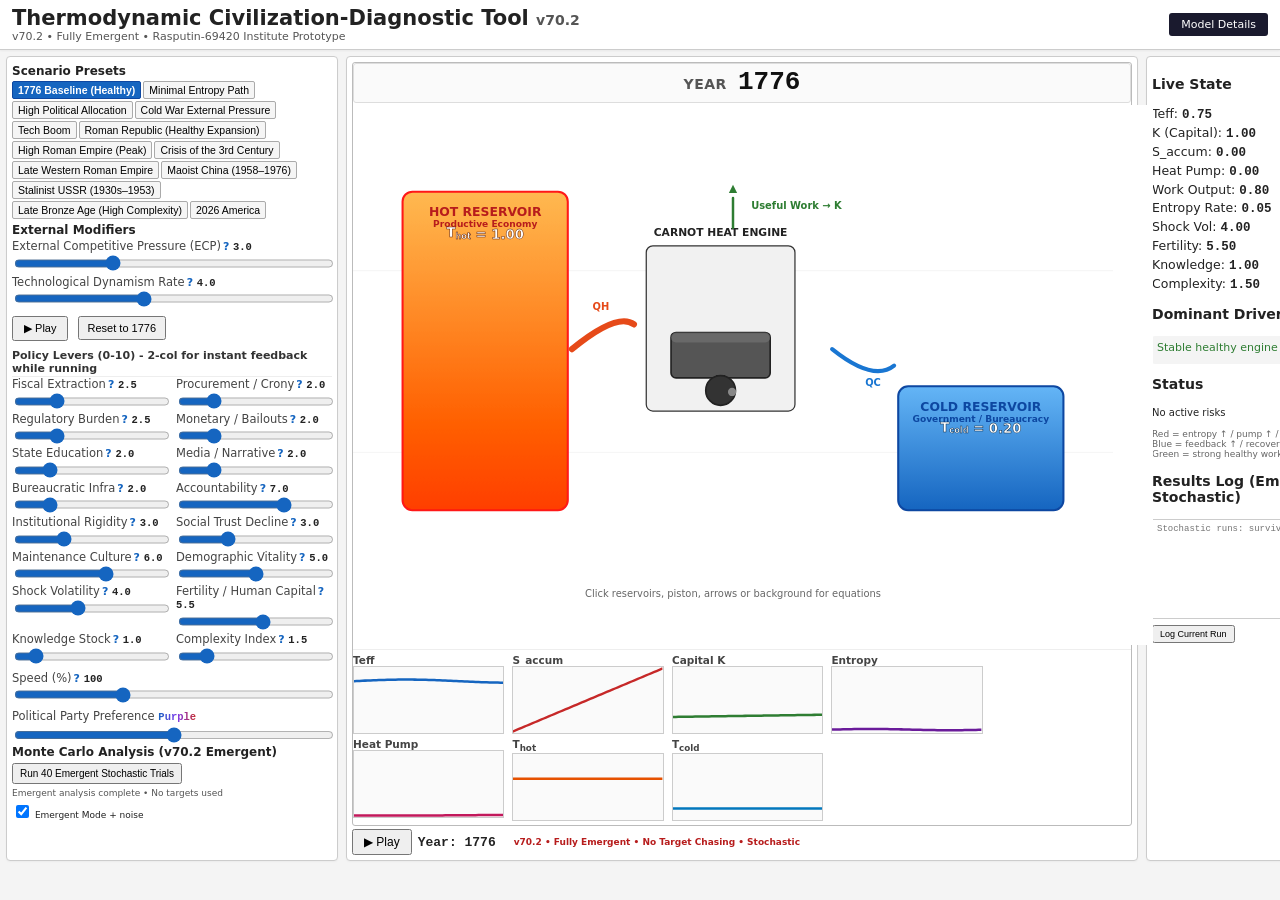
<file: thermo-civ-sim/thermo-civ-sim-v70.2-roman-review.html>
<!DOCTYPE html>
<html lang="en">
<head>
<meta charset="UTF-8">
<title>Thermodynamic Civilization-Diagnostic Tool v70.2</title>
<style>
  :root { --red: #c62828; --blue: #1565c0; --green: #2e7d32; --neutral: #555; }
  body { font-family: system-ui, -apple-system, BlinkMacSystemFont, "Segoe UI", Roboto, sans-serif; margin: 0; background: #f4f4f4; color: #222; }
  .header { background: #fff; border-bottom: 1px solid #ccc; padding: 6px 12px; display: flex; align-items: center; justify-content: space-between; box-shadow: 0 1px 2px rgba(0,0,0,0.05); }
  .header h1 { margin: 0; font-size: 21px; }
  .header .meta { font-size: 11px; color: #555; }
  .main { display: flex; gap: 8px; padding: 6px; max-width: 1500px; margin: 0 auto; }
  .panel { background: #fff; border: 1px solid #ccc; border-radius: 4px; padding: 5px; box-shadow: 0 1px 2px rgba(0,0,0,0.04); }
  .left { width: 320px; flex-shrink: 0; }
  .center { flex: 1; min-width: 780px; max-width: 820px; }
  .right { width: 255px; flex-shrink: 0; font-size: 12px; }
  .slider-group { margin-bottom: 1px; }
  .slider-group label { display: block; font-size: 11.5px; margin-bottom: 0; color: #444; line-height: 1.1; }
  .slider-group input[type=range] { width: 100%; height: 15px; accent-color: #1565c0; }
  input[type=range] { accent-color: #1565c0; }
  .slider-group .value { font-size: 10.5px; font-family: monospace; color: #222; font-weight: 600; }
  .presets { display: flex; flex-wrap: wrap; gap: 2px; margin-bottom: 4px; }
  .presets button { font-size: 10.5px; padding: 2px 5px; border: 1px solid #aaa; background: #f5f5f5; border-radius: 2px; cursor: pointer; }
  .presets button:hover { background: #e8e8e8; }
  .presets button.active { background: #1565c0; color: #fff; border-color: #0d47a1; font-weight: 600; }
  #mcStatus { font-size: 9px; color: #555; }
  .viz-container { position: relative; background: #fff; border: 1px solid #bbb; border-radius: 3px; }
  #viz { background: #ffffff; display: block; }
  .playbar { margin-top: 3px; display: flex; align-items: center; gap: 6px; }
  .playbar button { padding: 4px 10px; font-size: 12px; }
  .live-values { font-size: 12.5px; line-height: 1.35; }
  .live-values div { margin-bottom: 1px; }
  .live-values .val { font-family: monospace; font-weight: 700; }
  .equation-card {
    position: absolute; background: #fff; border: 1px solid #333; border-radius: 3px; padding: 5px 6px; font-size: 10px; max-width: 260px; box-shadow: 0 3px 10px rgba(0,0,0,0.2); z-index: 200;
    font-family: monospace; line-height: 1.2;
  }
  .equation-card .title { font-weight: 700; margin-bottom: 2px; color: #111; font-size: 10px; }
  .highlight-red { filter: saturate(1.8) brightness(0.85) !important; }
  .highlight-blue { filter: saturate(1.6) brightness(1.1) !important; }
  .highlight-green { filter: saturate(1.5) brightness(1.05) hue-rotate(80deg) !important; }
  .bottom-charts { padding: 4px 6px; background: #fff; border-top: 1px solid #ccc; }
  .spark { display: inline-block; width: 19.2%; margin-right: 0.8%; vertical-align: top; }
  .spark svg { width: 100%; height: 66px; border: 1px solid #ccc; background: #fafafa; }
  .spark label { font-size: 10.5px; display: block; margin-top: 0; color: #444; font-weight: 600; }
  .expanded-chart { margin-top: 4px; border: 1px solid #bbb; padding: 4px; background: #fff; }
  .status { font-size: 9px; color: #b71c1c; font-weight: 600; }
  .red { color: var(--red); } .blue { color: var(--blue); } .green { color: var(--green); }

  /* 2-column sliders so everything stays visible */
  .slider-grid {
    display: grid;
    grid-template-columns: 1fr 1fr;
    column-gap: 8px;
    row-gap: 0;
  }
  .slider-grid .slider-group { margin-bottom: 0; }
  .slider-section-title { font-size: 11px; font-weight: 600; color: #333; margin: 3px 0 1px; border-bottom: 1px solid #eee; padding-bottom: 1px; }
  .help { color: #1565c0; font-weight: 700; cursor: pointer; margin-left: 2px; font-size: 11px; user-select: none; }
  .help:hover { color: #0d47a1; }
  .left h3 { font-size: 12px; margin: 2px 0 3px; color: #222; }
</style>
</head>
<body>
<div class="header">
  <div>
    <h1>Thermodynamic Civilization-Diagnostic Tool <span style="font-size:14px; color:#555;">v70.2</span></h1>
    <div class="meta">v70.2 • Fully Emergent • Rasputin-69420 Institute Prototype</div>
  </div>
  <button onclick="showTextbookModal()" style="font-size:11px; padding:5px 12px; background:#1a1a2e; color:#fff; border:none; border-radius:3px; cursor:pointer; font-family:inherit;">Model Details</button>
</div>

<div class="main">
  <!-- LEFT CONTROLS -->
  <div class="panel left">
    <h3>Scenario Presets</h3>
    <div class="presets">
      <button data-preset="1776" class="active" onclick="applyPreset('1776')">1776 Baseline (Healthy)</button>
      <button data-preset="minimal" onclick="applyPreset('minimal')">Minimal Entropy Path</button>
      <button data-preset="highPolitical" onclick="applyPreset('highPolitical')">High Political Allocation</button>
      <button data-preset="coldWar" onclick="applyPreset('coldWar')">Cold War External Pressure</button>
      <button data-preset="techBoom" onclick="applyPreset('techBoom')">Tech Boom</button>
      <!-- New historical presets from audit -->
      <button data-preset="romanRepublic" onclick="applyPreset('romanRepublic')">Roman Republic (Healthy Expansion)</button>
      <button data-preset="romanHighEmpire" onclick="applyPreset('romanHighEmpire')">High Roman Empire (Peak)</button>
      <button data-preset="romanCrisis3rd" onclick="applyPreset('romanCrisis3rd')">Crisis of the 3rd Century</button>
      <button data-preset="romanLateWest" onclick="applyPreset('romanLateWest')">Late Western Roman Empire</button>
      <button data-preset="maoistChina" onclick="applyPreset('maoistChina')">Maoist China (1958–1976)</button>
      <button data-preset="stalinistUSSR" onclick="applyPreset('stalinistUSSR')">Stalinist USSR (1930s–1953)</button>
      <button data-preset="bronzeAge" onclick="applyPreset('bronzeAge')">Late Bronze Age (High Complexity)</button>
      <button data-preset="2026America" onclick="applyPreset('2026America')">2026 America</button>
    </div>

    <h3>External Modifiers</h3>
    <div class="slider-group">
      <label>External Competitive Pressure (ECP)<span class="help" onclick="event.stopPropagation(); showLeverHelp(this, 'ecp')">?</span> <span class="value" id="ecp-val">3.0</span></label>
      <input type="range" id="ecp" min="0" max="10" step="0.1" value="3.0">
    </div>
    <div class="slider-group">
      <label>Technological Dynamism Rate<span class="help" onclick="event.stopPropagation(); showLeverHelp(this, 'tdr')">?</span> <span class="value" id="tdr-val">4.0</span></label>
      <input type="range" id="tdr" min="0" max="10" step="0.1" value="4.0">
    </div>

    <div style="margin-top:6px; margin-bottom:8px;">
      <button onclick="togglePlay()" style="padding:4px 10px; font-size:11px; margin-right:4px;">▶ Play</button>
      <button onclick="resetSim()" style="padding:4px 8px; font-size:11px;">Reset to 1776</button>
    </div>

    <div class="slider-section-title">Policy Levers (0-10) - 2-col for instant feedback while running</div>
    <div class="slider-grid">
      <div class="slider-group"><label>Fiscal Extraction<span class="help" onclick="event.stopPropagation(); showLeverHelp(this, 'fiscal')">?</span> <span class="value" id="fiscal-val">2.5</span></label><input type="range" id="fiscal" min="0" max="10" step="0.1" value="2.5"></div>
      <div class="slider-group"><label>Procurement / Crony<span class="help" onclick="event.stopPropagation(); showLeverHelp(this, 'procurement')">?</span> <span class="value" id="procurement-val">2.0</span></label><input type="range" id="procurement" min="0" max="10" step="0.1" value="2.0"></div>
      <div class="slider-group"><label>Regulatory Burden<span class="help" onclick="event.stopPropagation(); showLeverHelp(this, 'regulatory')">?</span> <span class="value" id="regulatory-val">2.5</span></label><input type="range" id="regulatory" min="0" max="10" step="0.1" value="2.5"></div>
      <div class="slider-group"><label>Monetary / Bailouts<span class="help" onclick="event.stopPropagation(); showLeverHelp(this, 'monetary')">?</span> <span class="value" id="monetary-val">2.0</span></label><input type="range" id="monetary" min="0" max="10" step="0.1" value="2.0"></div>
      <div class="slider-group"><label>State Education<span class="help" onclick="event.stopPropagation(); showLeverHelp(this, 'education')">?</span> <span class="value" id="education-val">2.0</span></label><input type="range" id="education" min="0" max="10" step="0.1" value="2.0"></div>
      <div class="slider-group"><label>Media / Narrative<span class="help" onclick="event.stopPropagation(); showLeverHelp(this, 'information')">?</span> <span class="value" id="information-val">2.0</span></label><input type="range" id="information" min="0" max="10" step="0.1" value="2.0"></div>
      <div class="slider-group"><label>Bureaucratic Infra<span class="help" onclick="event.stopPropagation(); showLeverHelp(this, 'infrastructure')">?</span> <span class="value" id="infrastructure-val">2.0</span></label><input type="range" id="infrastructure" min="0" max="10" step="0.1" value="2.0"></div>
      <div class="slider-group"><label>Accountability<span class="help" onclick="event.stopPropagation(); showLeverHelp(this, 'accountability')">?</span> <span class="value" id="accountability-val">7.0</span></label><input type="range" id="accountability" min="0" max="10" step="0.1" value="7.0"></div>

      <!-- New levers -->
      <div class="slider-group"><label>Institutional Rigidity<span class="help" onclick="event.stopPropagation(); showLeverHelp(this, 'institutionalRigidity')">?</span> <span class="value" id="institutionalRigidity-val">3.0</span></label><input type="range" id="institutionalRigidity" min="0" max="10" step="0.1" value="3.0"></div>
      <div class="slider-group"><label>Social Trust Decline<span class="help" onclick="event.stopPropagation(); showLeverHelp(this, 'socialTrustDecline')">?</span> <span class="value" id="socialTrustDecline-val">3.0</span></label><input type="range" id="socialTrustDecline" min="0" max="10" step="0.1" value="3.0"></div>
      <div class="slider-group"><label>Maintenance Culture<span class="help" onclick="event.stopPropagation(); showLeverHelp(this, 'maintenanceCulture')">?</span> <span class="value" id="maintenanceCulture-val">6.0</span></label><input type="range" id="maintenanceCulture" min="0" max="10" step="0.1" value="6.0"></div>
      <div class="slider-group"><label>Demographic Vitality<span class="help" onclick="event.stopPropagation(); showLeverHelp(this, 'demographicVitality')">?</span> <span class="value" id="demographicVitality-val">5.0</span></label><input type="range" id="demographicVitality" min="0" max="10" step="0.1" value="5.0"></div>
      <div class="slider-group"><label>Shock Volatility<span class="help" onclick="event.stopPropagation(); showLeverHelp(this, 'shockVolatility')">?</span> <span class="value" id="shockVolatility-val">4.0</span></label><input type="range" id="shockVolatility" min="0" max="10" step="0.1" value="4.0"></div>
      <div class="slider-group"><label>Fertility / Human Capital<span class="help" onclick="event.stopPropagation(); showLeverHelp(this, 'fertility')">?</span> <span class="value" id="fertility-val">5.5</span></label><input type="range" id="fertility" min="0" max="10" step="0.1" value="5.5"></div>
      <div class="slider-group"><label>Knowledge Stock<span class="help" onclick="event.stopPropagation(); showLeverHelp(this, 'knowledgeStock')">?</span> <span class="value" id="knowledgeStock-val">1.0</span></label><input type="range" id="knowledgeStock" min="0" max="10" step="0.1" value="1.0"></div>
      <div class="slider-group"><label>Complexity Index<span class="help" onclick="event.stopPropagation(); showLeverHelp(this, 'complexity')">?</span> <span class="value" id="complexity-val">1.5</span></label><input type="range" id="complexity" min="0" max="10" step="0.1" value="1.5"></div>
    </div>

    <div class="slider-group" style="margin-top:4px;">
      <label>Speed (%)<span class="help" onclick="event.stopPropagation(); showLeverHelp(this, 'speed')">?</span> <span class="value" id="speed-val">100</span></label>
      <input type="range" id="speed" min="1" max="300" step="1" value="100">
    </div>

    <!-- Troll slider: Political Party Preference - does NOTHING to the model, just fun UI -->
    <div class="slider-group" style="margin-top:4px;">
      <label>Political Party Preference <span class="value" id="party-val" style="background: linear-gradient(to right, #1565c0, #7c3aed, #c62828); -webkit-background-clip: text; -webkit-text-fill-color: transparent; font-weight:600;">Purple</span></label>
      <input type="range" id="party" min="0" max="10" step="0.1" value="5" oninput="updatePartySlider(this)" style="background: linear-gradient(to right, #1565c0, #7c3aed, #c62828); height: 8px; border-radius: 4px;">
    </div>

    <h3>Monte Carlo Analysis (v70.2 Emergent)</h3>
    <button onclick="runMonteCarlo(40)" style="font-size:10px; padding:3px 6px; margin-bottom:4px;">Run 40 Emergent Stochastic Trials</button>
    <div id="mcStatus" style="font-size:9px; color:#555; margin-bottom:4px;">Emergent analysis complete • No targets used</div>
    <div style="margin-top:3px; font-size:9px;">
      <input type="checkbox" id="emergentChk" checked> <label>Emergent Mode + noise</label>
    </div>
  </div>

  <!-- CENTER VISUALIZATION -->
  <div class="panel center">
    <div class="viz-container">
      <!-- Big prominent year header on the graphic (not buried inside the engine box) -->
      <div class="year-header" style="text-align:center; padding:3px 0 5px; margin-bottom:2px; background:#fafafa; border:1px solid #ddd; border-radius:3px;">
        <span style="font-size:14px; font-weight:600; color:#555; letter-spacing:0.5px;">YEAR</span>
        <span id="yearBig" style="font-size:26px; font-weight:800; font-family:monospace; margin-left:6px; color:#111;">1776</span>
      </div>
      <svg id="viz" width="800" height="540" viewBox="0 0 920 620">
        <g transform="scale(0.95)">
        <defs>
          <linearGradient id="hotGrad" x1="0%" y1="0%" x2="0%" y2="100%">
            <stop offset="0%" stop-color="#FF9E58"/>
            <stop offset="100%" stop-color="#FF3D00"/>
          </linearGradient>
          <linearGradient id="coldGrad" x1="0%" y1="0%" x2="0%" y2="100%">
            <stop offset="0%" stop-color="#64B5F6"/>
            <stop offset="100%" stop-color="#1565C0"/>
          </linearGradient>
          <filter id="glow" x="-50%" y="-50%" width="200%" height="200%">
            <feGaussianBlur stdDeviation="4" result="coloredBlur"/>
            <feMerge><feMergeNode in="coloredBlur"/><feMergeNode in="SourceGraphic"/></feMerge>
          </filter>
        </defs>

        <!-- Subtle background grid -->
        <g id="grid" opacity="0.1">
          <line x1="0" y1="200" x2="920" y2="200" stroke="#888" stroke-width="1"/>
          <line x1="0" y1="420" x2="920" y2="420" stroke="#888" stroke-width="1"/>
        </g>

        <!-- HOT RESERVOIR -->
        <g id="hotGroup">
          <rect id="hotReservoir" x="60" y="90" width="200" height="400" rx="12" fill="url(#hotGrad)" stroke="#B71C1C" stroke-width="2.5"/>
          <text id="hotLabel1" x="160" y="120" text-anchor="middle" font-size="15" font-weight="700" fill="#b71c1c">HOT RESERVOIR</text>
          <text id="hotLabel2" x="160" y="133" text-anchor="middle" font-size="11" font-weight="600" fill="#b71c1c">Productive Economy</text>
          <!-- Live T_hot with subscript on the reservoir -->
          <text id="hotTemp" x="160" y="148" text-anchor="middle" font-size="16" font-weight="800" fill="#fff" stroke="#5c1a00" stroke-width="0.6">T<tspan font-size="11" dy="2" font-weight="700">hot</tspan> = 1.00</text>
        </g>

        <!-- COLD RESERVOIR -->
        <g id="coldGroup">
          <rect id="coldReservoir" x="660" y="90" width="200" height="400" rx="12" fill="url(#coldGrad)" stroke="#0D47A1" stroke-width="2.5"/>
          <text id="coldLabel1" x="760" y="120" text-anchor="middle" font-size="15" font-weight="700" fill="#0d47a1">COLD RESERVOIR</text>
          <text id="coldLabel2" x="760" y="133" text-anchor="middle" font-size="11" font-weight="600" fill="#0d47a1">Government / Bureaucracy</text>
          <!-- Live T_cold with subscript on the reservoir -->
          <text id="coldTemp" x="760" y="148" text-anchor="middle" font-size="16" font-weight="800" fill="#fff" stroke="#0a2a4a" stroke-width="0.6">T<tspan font-size="11" dy="2" font-weight="700">cold</tspan> = 0.20</text>
        </g>

        <!-- HEAT ENGINE (smaller, more proportional) -->
        <g id="engineGroup">
          <rect x="355" y="170" width="180" height="200" rx="8" fill="#f1f1f1" stroke="#333" stroke-width="1.5"/>
          <!-- Improved Piston Visual (cylinder + crank) -->
          <g id="pistonAssembly">
            <!-- Piston body (cylinder-like) -->
            <rect id="pistonBody" x="385" y="195" width="120" height="55" rx="6" fill="#555" stroke="#222" stroke-width="2"/>
            <!-- Piston top highlight -->
            <rect id="pistonTop" x="385" y="195" width="120" height="12" rx="6" fill="#777" opacity="0.6"/>
            <!-- Connecting rod -->
            <rect id="connectingRod" x="440" y="248" width="10" height="55" fill="#444" stroke="#222" stroke-width="1"/>
            <!-- Crank / flywheel (moved lower for better visual separation) -->
            <circle id="crank" cx="445" cy="345" r="18" fill="#333" stroke="#222" stroke-width="2"/>
            <circle id="crankPin" cx="445" cy="345" r="5" fill="#888"/>
          </g>

          <text x="445" y="158" text-anchor="middle" font-size="13" font-weight="700" fill="#222">CARNOT HEAT ENGINE</text>

          <!-- QH arrow -->
          <path id="qhArrow" d="M 265 295 Q 320 250 340 265" fill="none" stroke="#E64A19" stroke-width="8" stroke-linecap="round"/>
          <text id="qhLabel" x="290" y="248" font-size="12" fill="#E64A19" font-weight="600">QH</text>

          <!-- Work arrow (green) -->
          <path id="workArrow" d="M 460 148 L 460 112" fill="none" stroke="#2E7D32" stroke-width="6" stroke-linecap="round"/>
          <polygon id="workHead" points="455,106 465,106 460,96" fill="#2E7D32"/>
          <text x="482" y="125" font-size="12" fill="#2E7D32" font-weight="600">Useful Work → K</text>

          <!-- QC arrow -->
          <path id="qcArrow" d="M 580 295 Q 630 335 655 315" fill="none" stroke="#1976D2" stroke-width="8" stroke-linecap="round"/>
          <text id="qcLabel" x="620" y="340" font-size="12" fill="#1976D2" font-weight="600">QC</text>
        </g>

        <!-- HEAT PUMP (emergent, restrained) - made larger and more prominent -->
        <g id="pumpGroup" opacity="0">
          <path id="pumpArrow" d="M 655 255 Q 520 195 265 255" fill="none" stroke="#AD1457" stroke-width="5.5" stroke-linecap="round"/>
          <text id="pumpLabel" x="460" y="185" text-anchor="middle" font-size="14" font-weight="700" fill="#AD1457">HEAT PUMP</text>
          <text id="pumpSub" x="460" y="198" text-anchor="middle" font-size="10" fill="#AD1457">(Politically Directed)</text>
        </g>

        <!-- RESTRAINED COLLAPSE LABEL (lower-right, subtle) -->
        <g id="collapseLabel" opacity="0">
          <rect x="680" y="540" width="220" height="28" rx="3" fill="#fff" stroke="#c62828" stroke-width="1" opacity="0.85"/>
          <text id="collapseText" x="790" y="560" text-anchor="middle" font-size="14" font-weight="600" fill="#c62828">Systemic Collapse - Year 1776</text>
        </g>

        <text x="460" y="595" text-anchor="middle" font-size="12" fill="#666">Click reservoirs, piston, arrows or background for equations</text>
        </g>
      </svg>

      <!-- History plots moved directly under the schematic (higher up) so they stay visible while the sim is running -->
      <div class="history-strip" style="margin-top:4px; padding-top:4px; border-top:1px solid #eee;">
        <div style="display:flex; gap:0.5%; flex-wrap:wrap;">
          <div class="spark"><label>Teff</label><svg id="spark-teff" width="100%" viewBox="0 0 200 42" preserveAspectRatio="none"></svg></div>
          <div class="spark"><label>S_accum</label><svg id="spark-s" width="100%" viewBox="0 0 200 42" preserveAspectRatio="none"></svg></div>
          <div class="spark"><label>Capital K</label><svg id="spark-k" width="100%" viewBox="0 0 200 42" preserveAspectRatio="none"></svg></div>
          <div class="spark"><label>Entropy</label><svg id="spark-entropy" width="100%" viewBox="0 0 200 42" preserveAspectRatio="none"></svg></div>
          <div class="spark"><label>Heat Pump</label><svg id="spark-pump" width="100%" viewBox="0 0 200 42" preserveAspectRatio="none"></svg></div>
          <div class="spark"><label>T<sub>hot</sub></label><svg id="spark-th" width="100%" viewBox="0 0 200 42" preserveAspectRatio="none"></svg></div>
          <div class="spark"><label>T<sub>cold</sub></label><svg id="spark-tc" width="100%" viewBox="0 0 200 42" preserveAspectRatio="none"></svg></div>
        </div>
      </div>
    </div>

    <div class="playbar">
      <button id="playBtn" onclick="togglePlay()">▶ Play</button>
      <span id="yearDisplay" style="font-family:monospace; font-size:13px; min-width:90px; font-weight:600;">Year: 1776</span>
      <span id="status" class="status"></span>
    </div>
  </div>

  <!-- RIGHT PANEL -->
  <div class="panel right">
    <h3>Live State</h3>
    <div class="live-values">
      <!-- TH / TC now shown big & live directly on the reservoirs in the main graphic -->
      <div>Teff: <span id="live-Teff" class="val">0.85</span></div>
      <div>K (Capital): <span id="live-K" class="val">1.00</span></div>
      <div>S_accum: <span id="live-S" class="val">0.00</span></div>
      <div>Heat Pump: <span id="live-pump" class="val">0.00</span></div>
      <div>Work Output: <span id="live-work" class="val">0.80</span></div>
      <div>Entropy Rate: <span id="live-entropy" class="val">0.05</span></div>
      <div>Shock Vol: <span id="live-shock" class="val">4.0</span></div>
      <div>Fertility: <span id="live-fertility" class="val">5.5</span></div>
      <div>Knowledge: <span id="live-knowledge" class="val">1.0</span></div>
      <div>Complexity: <span id="live-complexity" class="val">1.5</span></div>
    </div>

    <h3 style="margin-top:12px;">Dominant Driver</h3>
    <div id="dominant" style="font-size:11px; padding:5px; background:#f4f4f4; border-radius:3px; min-height:18px;">-</div>

    <h3 style="margin-top:12px;">Status</h3>
    <div id="risks" style="font-size:10px; line-height:1.3;">No active risks</div>

    <div style="margin-top:10px; font-size:9px; color:#666;">
      Red = entropy ↑ / pump ↑ / decline<br>
      Blue = feedback ↑ / recovery<br>
      Green = strong healthy work
    </div>

    <!-- Simple Results Log for Sensitivity Study -->
    <h3 style="margin-top:14px;">Results Log (Emergent Stochastic)</h3>
    <textarea id="resultsLog" style="width:100%; height:90px; font-size:9px; font-family:monospace; border:1px solid #ccc; padding:4px;" placeholder="Stochastic runs: survival %, median, histogram"></textarea>
    <button onclick="logCurrentRun()" style="font-size:9px; padding:2px 6px; margin-top:3px;">Log Current Run</button>
  </div>
</div>

<!-- (history strip moved inside the center panel, directly under the engine for constant visibility while playing + sliding) -->
<div id="expandedChart" class="expanded-chart" style="display:none; max-width: 860px; margin: 4px auto;">
  <div style="display:flex; justify-content:space-between; align-items:center; margin-bottom:4px;">
    <strong id="expandedTitle"></strong>
    <button onclick="hideExpanded()" style="font-size:10px; padding:1px 6px;">Close</button>
  </div>
  <svg id="expanded-svg" width="100%" height="120" viewBox="0 0 800 120" style="border:1px solid #eee;"></svg>
</div>

<script>
// ==================== STATE (added legitimacy for bottom-up Teff) ====================
let state = {
  year: 1776,
  TH: 1.0,
  TC: 0.2,
  Teff: 0.85,
  K: 1.0,
  S_accum: 0.0,
  heatPumpStrength: 0.0,
  workOutput: 0.8,
  entropyRate: 0.05,
  sub: {
    FeedbackLatency: 0.82,
    SkinInGame: 0.78,
    InformationFidelity: 0.91,
    ErrorExtinction: 0.75,
    ReallocationFluidity: 0.88,
    CoercionIntensity: 0.79
  },
  history: { teff: [], s: [], k: [], entropy: [], pump: [], th: [], tc: [], years: [] },
  playing: false,
  lastTime: Date.now(),
  phase: 0,
  collapsed: false,
  shockVolatility: 4.0,
  fertility: 5.5,
  knowledgeStock: 1.0,
  complexity: 1.5,
  legitimacy: 0.9   // NEW: starts at 0.9, decays with heatPump + S_accum, recovers with high accountability
};

// ==================== COEFFICIENT PROFILES (base only - dynamic evolution in simStep) ====================
// Base profile only. Evolution happens inside simulationStep based on state for emergence.
function getActiveCoefficients() {
  return {
    politicalPressureMult: 1.35,
    gradientThreshold: 0.265,
    aseiFloor: 0.055,
    totalEntropyMult: 0.022
  };
}

function logCurrentRun() {
  const log = document.getElementById('resultsLog');
  if (!log) return;
  const entry = `Current | Emergent | Year: ${Math.floor(state.year)} | S_accum: ${state.S_accum.toFixed(2)} | Teff: ${state.Teff.toFixed(2)} | Notes: \n`;
  log.value = log.value + entry;
}

let simSpeed = 5;
let maxHistory = 450;
let monteCarloMode = false;

// ==================== SLIDERS (UI unchanged) ====================
const sliderIds = ['ecp','tdr','fiscal','procurement','regulatory','monetary','education','information','infrastructure','accountability','institutionalRigidity','socialTrustDecline','maintenanceCulture','demographicVitality','shockVolatility','fertility','knowledgeStock','complexity'];
function syncSliderValues() {
  sliderIds.forEach(id => {
    const el = document.getElementById(id);
    const valEl = document.getElementById(id + '-val');
    if (el && valEl) {
      valEl.textContent = parseFloat(el.value).toFixed(1);
      el.oninput = () => {
        valEl.textContent = parseFloat(el.value).toFixed(1);
        updateFromSliders();
        if (!state.playing) {
          computeSubIndices();
          simulationStep(0.02);
          updateViz();
          updateLivePanel();
        }
      };
    }
  });

  const speedSlider = document.getElementById('speed');
  if (speedSlider) {
    speedSlider.oninput = () => {
      simSpeed = parseFloat(speedSlider.value) / 20;
      document.getElementById('speed-val').textContent = speedSlider.value;
    };
  }
}

function updateFromSliders() {
  const ecp = parseFloat(document.getElementById('ecp').value) || 3;
  const tdr = parseFloat(document.getElementById('tdr').value) || 4;
  const acc = parseFloat(document.getElementById('accountability').value) || 7;

  const shockV = parseFloat(document.getElementById('shockVolatility').value) || 4;
  const fert = parseFloat(document.getElementById('fertility').value) || 5.5;
  const know = parseFloat(document.getElementById('knowledgeStock').value) || 1;
  const comp = parseFloat(document.getElementById('complexity').value) || 1.5;

  state.shockVolatility = shockV;
  state.fertility = fert;
  state.knowledgeStock = know;
  state.complexity = comp;

  computeSubIndices();
  state.Teff = Math.max(0.25, Math.min(0.98, state.Teff + (ecp-3)*0.012 + (tdr-4)*0.01 + (acc > 6 ? 0.03 : -0.04)));
  updateLivePanel();
  updateViz();
}

function highlightPreset(name) {
  document.querySelectorAll('.presets button').forEach(b => b.classList.remove('active'));
  const btn = document.querySelector(`.presets button[data-preset="${name}"]`);
  if (btn) btn.classList.add('active');
}

// ==================== MONTE CARLO (completely rewritten for emergence) ====================
// Default 40 trials. No historicalTargets. No error/accuracy code.
// Records collapse and year per run. Reports survival %, median collapse year, 5-bin histogram.
// Outcomes emerge from internal loops.
function runMonteCarlo(trials = 40) {
  const statusEl = document.getElementById('mcStatus');
  if (statusEl) statusEl.textContent = 'Emergent analysis complete • No targets used';

  console.log('%c=== Stochastic Emergent Monte Carlo (40 trials default) ===', 'color:#1565c0; font-weight:bold');
  console.log('Exploring stochastic outcomes from internal feedback loops. No historical targets used.\n');

  const presetNames = ['1776', 'minimal', 'highPolitical', 'coldWar', 'techBoom', 'romanRepublic', 'romanHighEmpire', 'romanCrisis3rd', 'romanLateWest', 'maoistChina', 'stalinistUSSR', 'bronzeAge', '2026America'];
  let allStats = {};

  for (let pName of presetNames) {
    let collapseYears = [];
    let collapsedCount = 0;

    for (let t = 0; t < trials; t++) {
      applyPreset(pName);
      monteCarloMode = true;
      resetToBaseline();

      const startY = state.year;
      const maxY = startY + 2000;

      while (!state.collapsed && state.year < maxY) {
        simulationStep(1);
      }

      monteCarloMode = false;

      if (state.collapsed) {
        collapsedCount++;
        collapseYears.push(state.year - 1776);
      }
    }

    const survival = ((trials - collapsedCount) / trials * 100);
    let median = 'N/A';
    if (collapseYears.length > 0) {
      collapseYears.sort((a, b) => a - b);
      const mid = Math.floor(collapseYears.length / 2);
      median = collapseYears.length % 2 === 0 
        ? ((collapseYears[mid-1] + collapseYears[mid]) / 2).toFixed(0) 
        : collapseYears[mid].toFixed(0);
    }

    // 5-bin histogram
    const binEdges = [0, 200, 500, 1000, 1500, 2000];
    let hist = new Array(5).fill(0);
    for (let y of collapseYears) {
      for (let b = 0; b < 5; b++) {
        if (y >= binEdges[b] && y < binEdges[b+1]) {
          hist[b]++;
          break;
        }
      }
    }

    allStats[pName] = { survival, median, hist, collapseCount: collapsedCount };

    console.log(`\n--- ${pName} ---`);
    console.log(`Survival: ${survival.toFixed(1)}%`);
    console.log(`Median collapse year (of collapsed): ${median}`);
    console.log('Histogram:');
    for (let b = 0; b < 5; b++) {
      const pct = (hist[b] / trials * 100).toFixed(1);
      console.log(`  ${binEdges[b]}-${binEdges[b+1]}: ${hist[b]} (${pct}%)`);
    }
  }

  // Update log
  const logEl = document.getElementById('resultsLog');
  if (logEl) {
    let summary = `Stochastic MC v70.2 (${trials} trials) - Emergent, no targets\n`;
    for (let p in allStats) {
      const st = allStats[p];
      summary += `${p}: Survival ${st.survival.toFixed(1)}%, Median ${st.median}, Collapsed: ${st.collapseCount}\n`;
      summary += `  Hist: ${st.hist.map((h,i) => binEdges[i]+'-'+binEdges[i+1]+':'+h).join(' | ')}\n`;
    }
    logEl.value = summary + '\n' + logEl.value;
  }

  if (statusEl) {
    statusEl.textContent = `Emergent analysis complete • No targets used`;
  }
}

// ==================== PRESETS (only initial sliders + noise) ====================
// Presets set sliders + tiny noise on state. No special rules or overrides.
function applyPreset(name) {
  const s = {
    ecp: 3.0, tdr: 4.0, fiscal: 2.5, procurement: 2.0, regulatory: 2.5,
    monetary: 2.0, education: 2.0, information: 2.0, infrastructure: 2.0, accountability: 7.0,
    institutionalRigidity: 3.0, socialTrustDecline: 3.0, maintenanceCulture: 6.0, demographicVitality: 5.0,
    shockVolatility: 4.0, fertility: 5.5, knowledgeStock: 1.0, complexity: 1.5
  };

  if (name === 'minimal') {
    Object.assign(s, {fiscal:0.8, procurement:0.5, regulatory:0.8, monetary:0.6, education:0.5, information:0.4, infrastructure:0.5, accountability:9.2, ecp:7, tdr:8});
  } else if (name === 'highPolitical') {
    Object.assign(s, {fiscal:7.5, procurement:8.2, regulatory:7.8, monetary:7, education:6.5, information:8, infrastructure:7.2, accountability:2.2, ecp:1.2, tdr:1.5});
  } else if (name === 'coldWar') {
    Object.assign(s, {ecp:8.5, tdr:3.5, fiscal:3.2, monetary:3.5, information:3.8, accountability:5.5, infrastructure:2.8});
  } else if (name === 'techBoom') {
    Object.assign(s, {tdr:8.8, ecp:3.5, fiscal:1.8, procurement:1.2, regulatory:1.5, monetary:1.6, education:1.4, information:2.2, infrastructure:1.3, accountability:7.8});
  } else if (name === 'romanRepublic') {
    Object.assign(s, {fiscal:3.5, procurement:2.5, regulatory:2.8, monetary:2.2, education:2.5, information:2.8, infrastructure:3.5, accountability:7.5, ecp:5.5, tdr:6.5});
  // ROMAN PRESETS — Thermodynamically justified (Tainter + model logic)
  // High Empire = stable high returns | Crisis = high-risk entropy spike | Late = slow decline
  } else if (name === 'romanHighEmpire') {
    Object.assign(s, {fiscal:4.0, procurement:3.5, regulatory:3.2, monetary:2.8, education:3.2, information:3.5, infrastructure:4.5, accountability:7.0, ecp:3.5, tdr:5.5, institutionalRigidity:3.0, socialTrustDecline:2.5, maintenanceCulture:6.5, shockVolatility:3.5});
  } else if (name === 'romanCrisis3rd') {
    Object.assign(s, {fiscal:6.5, procurement:6.0, regulatory:5.8, monetary:7.0, education:4.0, information:5.2, infrastructure:3.2, accountability:4.2, ecp:7.5, tdr:3.0, institutionalRigidity:5.0, socialTrustDecline:4.8, maintenanceCulture:4.5, shockVolatility:6.0});
  } else if (name === 'romanLateWest') {
    Object.assign(s, {fiscal:7.8, procurement:7.5, regulatory:6.8, monetary:6.5, education:3.5, information:6.0, infrastructure:2.8, accountability:2.8, ecp:8.2, tdr:2.2, institutionalRigidity:7.0, socialTrustDecline:6.5, maintenanceCulture:3.2, shockVolatility:6.5});
  } else if (name === 'maoistChina') {
    Object.assign(s, {fiscal:9.2, procurement:8.5, regulatory:8.0, monetary:6.5, education:9.0, information:9.5, infrastructure:6.0, accountability:0.8, ecp:6.5, tdr:3.5});
  } else if (name === 'stalinistUSSR') {
    Object.assign(s, {fiscal:8.8, procurement:8.0, regulatory:7.8, monetary:7.5, education:7.5, information:9.2, infrastructure:7.5, accountability:1.0, ecp:8.5, tdr:5.5});
  } else if (name === 'bronzeAge') {
    Object.assign(s, {fiscal:6.5, procurement:6.0, regulatory:5.5, monetary:5.0, education:4.0, information:5.5, infrastructure:6.5, accountability:4.5, ecp:7.5, tdr:3.0});
  } else if (name === '2026America') {
    Object.assign(s, { ecp: 6.5, tdr: 7.0, fiscal: 7.5, procurement: 6.5, regulatory: 8.0, monetary: 7.0, education: 7.5, information: 7.5, infrastructure: 7.0, accountability: 4.5, institutionalRigidity: 7.0, socialTrustDecline: 7.5, maintenanceCulture: 4.0, demographicVitality: 4.0, shockVolatility: 6.5, fertility: 3.0, knowledgeStock: 2.0, complexity: 3.5 });
  }

  Object.keys(s).forEach(k => {
    const el = document.getElementById(k);
    if (el) {
      el.value = s[k];
      const v = document.getElementById(k+'-val');
      if (v) v.textContent = parseFloat(s[k]).toFixed(1);
    }
  });

  highlightPreset(name);
  document.getElementById('status').textContent = '';

  // Tiny random noise on *current* state (keeps things emergent).
  // FIX: Never reset the sim on preset click anymore.
  state.TH = Math.max(0.6, Math.min(1.4, state.TH + (Math.random() * 0.08 - 0.04)));
  state.S_accum = Math.max(0, state.S_accum + (Math.random() * 0.06 - 0.02));

  // Always just update parameters live — simulation keeps running.
  updateFromSliders();

  updateViz();
  updateLivePanel();
  renderSparklines();
}

// ==================== MATH & SIM (emergent redesign) ====================
// Teff bottom-up from state (including legitimacy). 
// Collapse is probabilistic using the exact multi-factor formula.
function computeSubIndices() {
  const ecp = parseFloat(document.getElementById('ecp').value) || 3;
  const tdr = parseFloat(document.getElementById('tdr').value) || 4;
  const acc = parseFloat(document.getElementById('accountability').value) || 7;

  const f = parseFloat(document.getElementById('fiscal').value) || 2.5;
  const p = parseFloat(document.getElementById('procurement').value) || 2;
  const r = parseFloat(document.getElementById('regulatory').value) || 2.5;
  const mon = parseFloat(document.getElementById('monetary').value) || 2;
  const e = parseFloat(document.getElementById('education').value) || 2;
  const i = parseFloat(document.getElementById('information').value) || 2;
  const inf = parseFloat(document.getElementById('infrastructure').value) || 2;

  const s = state.S_accum;
  const hp = state.heatPumpStrength;
  const k = state.K;
  const leg = state.legitimacy;
  const comp = parseFloat(document.getElementById('complexity').value) || 1.5;

  // Bottom-up sub-indices from state variables (legitimacy makes Teff emergent).
  // Nonlinear for realism.
  let subs = {
    FeedbackLatency: 0.25 + 0.70 / (1 + Math.exp( -(leg * 3 + tdr - 4 - s * 0.6) )),
    SkinInGame: Math.max(0.15, 0.92 * Math.pow(leg, 1.3) * (1 - 0.45 * (p + mon) / 12 )),
    InformationFidelity: 0.35 + 0.60 * Math.pow( (acc / 10) * (1 - (i + e) / 16), 0.75 ),
    ErrorExtinction: 0.30 + 0.65 / (1 + Math.exp( -(acc - (p + r) * 0.7 - s * 0.8) )),
    ReallocationFluidity: 0.45 + 0.50 * Math.pow( (tdr + (leg * 2)) / 9 , 0.65) * (1 - 0.28 * (r + inf) / 12),
    CoercionIntensity: 0.22 + 0.72 * Math.pow( (f + e + inf) / 16 , 1.15) * (1 - leg * 0.45)
  };

  Object.keys(subs).forEach(k => subs[k] = Math.max(0.15, Math.min(0.98, subs[k])));
  state.sub = subs;

  const weights = [1.0, 1.15, 1.0, 1.1, 0.9, 0.85];
  let prod = 1;
  const keys = Object.keys(subs);
  keys.forEach((k, idx) => {
    prod *= Math.pow(subs[k], weights[idx]);
  });
  const wsum = weights.reduce((a, b) => a + b, 0);
  state.Teff = Math.pow(prod, 1 / wsum);
}

function simulationStep(dtYears) {
  if (state.collapsed) return;

  const ecp = parseFloat(document.getElementById('ecp').value) || 3;
  const tdr = parseFloat(document.getElementById('tdr').value) || 4;
  const acc = parseFloat(document.getElementById('accountability').value) || 7;

  const f = parseFloat(document.getElementById('fiscal').value) || 2.5;
  const p = parseFloat(document.getElementById('procurement').value) || 2;
  const r = parseFloat(document.getElementById('regulatory').value) || 2.5;
  const mon = parseFloat(document.getElementById('monetary').value) || 2;
  const inf = parseFloat(document.getElementById('information').value) || 2;

  const instRig = parseFloat(document.getElementById('institutionalRigidity').value) || 3;
  const trustDecl = parseFloat(document.getElementById('socialTrustDecline').value) || 3;
  const maintCult = parseFloat(document.getElementById('maintenanceCulture').value) || 6;
  const demoVit = parseFloat(document.getElementById('demographicVitality').value) || 5;

  const shockV = parseFloat(document.getElementById('shockVolatility').value) || 4;
  const fert = parseFloat(document.getElementById('fertility').value) || 5.5;
  const know = parseFloat(document.getElementById('knowledgeStock').value) || 1;
  const comp = parseFloat(document.getElementById('complexity').value) || 1.5;

  // Dynamic coefficients: base + evolution based on state (S, heatPump, year)
  const base = getActiveCoefficients();
  let coeffs = { ...base };
  const sFactor = 1 + Math.min(1.8, state.S_accum * 0.11);
  const hpFactor = 1 + state.heatPumpStrength * 0.07;
  const yearFactor = 1 + (state.year - 1776) * 0.00004;
  coeffs.totalEntropyMult *= sFactor * yearFactor;
  coeffs.politicalPressureMult *= hpFactor * (1 + yearFactor * 0.3);

  const asei = coeffs.aseiFloor + (10 - acc) * 0.065 + (f + p + 1.4*mon + inf + 1.3*inf) * 0.013;

  const L_avg = (r + p + mon) / 28;
  const deadweight = (p + 1.4*mon + r) / 24;
  const persistence = Math.max(0.4, (10 - acc) * 0.11 + (r + inf) * 0.035);

  computeSubIndices();

  const deltaT = Math.max(0.01, state.TH - state.TC);
  const flow = 0.55 * L_avg * (1 / Math.max(0.1, state.TC) - 1 / state.TH) * (1 + 0.55 * asei);
  const alloc = 0.85 * (deadweight + persistence * 0.55) / Math.max(0.18, state.Teff) * (1 + 0.45 * asei);
  const mol = 0.38 * (inf / 10) * (1 + 0.65 * (10 - acc)/10);

  const totalEntropy = (flow + alloc + mol) * 0.78;

  const politicalPressure = (f + p + 1.5*mon + inf + (10 - acc)) / 55;

  let pump = politicalPressure * coeffs.politicalPressureMult;
  pump += Math.max(0, (Math.abs(state.TH - state.TC) - coeffs.gradientThreshold) * 0.55);
  pump += Math.max(0, state.S_accum - 0.65) * 0.16;

  state.heatPumpStrength = Math.min(2.8, pump);

  const eff = Math.max(0.08, (state.TH - state.TC) / Math.max(0.18, state.TH));
  state.workOutput = eff * state.K * (0.88 + 0.09*(ecp-3)*0.04 + 0.14*(tdr-4)*0.025) * (1 + (state.knowledgeStock - 1) * 0.1);

  const dt = dtYears;

  const gamma_eff = 0.04 * (1 + 0.4 * instRig + 0.3 * trustDecl + 0.5 * p);
  const delta_eff = 0.06 * (1 - 0.35 * maintCult - 0.25 * demoVit);

  const complexityMult = 1 + (comp - 1.5) * 0.2;
  state.S_accum += (totalEntropy * dt * coeffs.totalEntropyMult * complexityMult) - (0.075 * dt * (1 + (ecp-3)*0.035));
  state.S_accum += mon * 0.0025 * dt;

  const backgroundEntropy = 0.0035 * dt * (0.6 + 0.4 * state.K) + 0.0006 * dt * (state.year / 250);
  state.S_accum += backgroundEntropy;
  state.S_accum = Math.max(0, Math.min(5, state.S_accum));

  const shockProb = (shockV / 50) * (state.S_accum / 5 + 0.1) * dt;
  if (Math.random() < shockProb) {
    const shockSize = shockV * 0.05 * (1 + state.S_accum * 0.2);
    state.S_accum += shockSize;
    state.K *= (1 - shockSize * 0.5);
    console.log(`Stochastic shock fired! Size: ${shockSize.toFixed(3)} at year ${state.year.toFixed(1)}`);
  }

  const knowledgeGrowth = (tdr + state.Teff + fert) * 0.002 * dt;
  const knowledgeDeprec = state.S_accum * 0.01 * dt;
  state.knowledgeStock = Math.max(0.1, Math.min(5, state.knowledgeStock + knowledgeGrowth - knowledgeDeprec));

  state.K += (state.workOutput * 0.0095 * dt * (0.6 + 0.4 * state.Teff) * (fert / 5)) 
           - (state.S_accum * gamma_eff * 0.25 * dt) 
           - (state.K * delta_eff * 0.30 * dt) 
           - (state.heatPumpStrength * 0.0025 * dt);
  state.K = Math.max(0.15, Math.min(4.5, state.K));

  state.TH = Math.max(0.25, Math.min(1.45, state.TH - state.heatPumpStrength * 0.0012 * dt + (tdr-4)*0.0028 * dt + 0.0009*(ecp-3)*dt));
  state.TC = Math.max(0.04, Math.min(0.95, state.TC + state.heatPumpStrength * 0.0020 * dt - 0.0018*(tdr-4)*dt));

  // Update legitimacy (emergent)
  state.legitimacy = Math.max(0.2, Math.min(1.2, state.legitimacy + (0.015 * acc - 0.012 * state.S_accum - 0.008 * state.heatPumpStrength) * dt ));

  state.Teff = Math.max(0.22, Math.min(0.97, state.Teff));
  state.entropyRate = totalEntropy;

  // Emergent probabilistic collapse (exact formula)
  const collapsePressure = Math.pow(state.S_accum, 1.75) * (1.65 - state.Teff) * (state.heatPumpStrength + 0.7) * (state.complexity / 2.8);
  const collapseProb = Math.min(0.22, collapsePressure * dt * 0.011);
  if (!state.collapsed && Math.random() < collapseProb) {
    if (monteCarloMode) {
      state.collapsed = true;
    } else {
      triggerCollapse();
    }
  }

  if (!monteCarloMode) {
    const statusEl = document.getElementById('status');
    if (statusEl) {
      if (!state.collapsed && (state.S_accum > 0.45 || state.Teff < 0.6)) {
        statusEl.textContent = 'Pre-collapse: Hot reservoir weakening';
      } else if (!state.collapsed) {
        statusEl.textContent = '';
      }
    }
  }

  if (!monteCarloMode) {
    // sanitize before pushing to history so sparklines never break
    if (!isFinite(state.Teff)) state.Teff = 0.5;
    if (!isFinite(state.S_accum)) state.S_accum = 0;
    if (!isFinite(state.K)) state.K = 0.5;
    if (!isFinite(state.entropyRate)) state.entropyRate = 0.05;
    if (!isFinite(state.heatPumpStrength)) state.heatPumpStrength = 0;
    if (!isFinite(state.TH)) state.TH = 0.8;
    if (!isFinite(state.TC)) state.TC = 0.3;

    pushHistory();
  }
}

function pushHistory() {
  const h = state.history;
  h.years.push(state.year);
  h.teff.push(state.Teff);
  h.s.push(state.S_accum);
  h.k.push(state.K);
  h.entropy.push(state.entropyRate);
  h.pump.push(state.heatPumpStrength);
  h.th.push(state.TH);
  h.tc.push(state.TC);

  if (h.years.length > maxHistory) {
    ['years','teff','s','k','entropy','pump','th','tc'].forEach(k => h[k].shift());
  }
}

function triggerCollapse() {
  state.collapsed = true;
  state.playing = false;
  const pbtn = document.getElementById('playBtn');
  if (pbtn) pbtn.textContent = '▶ Play';
  const st = document.getElementById('status');
  if (st) st.textContent = 'Systemic Collapse';

  const label = document.getElementById('collapseLabel');
  if (label) label.setAttribute('opacity', '0.9');
  const ctext = document.getElementById('collapseText');
  if (ctext) ctext.textContent = `Systemic Collapse - Year ${Math.floor(state.year)}`;

  const viz = document.getElementById('viz');
  if (viz) viz.style.filter = 'saturate(0.7) hue-rotate(-8deg)';

  const hot = document.getElementById('hotReservoir');
  if (hot) {
    hot.setAttribute('height', '120');
    hot.setAttribute('y', '370');
    hot.setAttribute('fill', '#5a5a5a');
  }

  const work = document.getElementById('workArrow');
  if (work) {
    work.setAttribute('stroke', '#9e9e9e');
    work.setAttribute('stroke-width', '2.5');
  }

  const pa = document.getElementById('pumpArrow');
  if (pa) pa.setAttribute('stroke-width', '9');
  const pg = document.getElementById('pumpGroup');
  if (pg) pg.setAttribute('opacity', '1');

  const cold = document.getElementById('coldReservoir');
  if (cold) {
    cold.setAttribute('height', '440');
    cold.setAttribute('y', '50');
  }

  const hotT = document.getElementById('hotTemp');
  const coldT = document.getElementById('coldTemp');
  if (hotT) hotT.innerHTML = 'T<tspan font-size="10" dy="2" font-weight="700">hot</tspan> = -';
  if (coldT) coldT.innerHTML = 'T<tspan font-size="10" dy="2" font-weight="700">cold</tspan> = -';

  updateViz();
}

// VISUAL UPDATE v70.3 - HARDENED (static arrows + defensive clamps + no breakage on long runs)
function updateViz() {
  // === GUARDS: prevent NaN / extreme values from breaking SVG ===
  if (!isFinite(state.K) || state.K < 0.05) state.K = 0.05;
  if (!isFinite(state.TH) || state.TH < 0.2) state.TH = 0.2;
  if (!isFinite(state.TC) || state.TC > 0.95) state.TC = 0.95;
  if (!isFinite(state.heatPumpStrength)) state.heatPumpStrength = 0;
  if (!isFinite(state.workOutput)) state.workOutput = 0.3;
  if (!isFinite(state.entropyRate)) state.entropyRate = 0.05;

  const MAX_RESERVOIR_HEIGHT = 420;
  const MAX_HOT_TOP = 255;     // keep hot reservoir from sinking too deep into engine area
  const MIN_COLD_TOP = 185;

  // --- HOT RESERVOIR ---
  let rawHotH = 185 + (state.K * 155) + (state.TH - 0.52) * 95;
  if (!isFinite(rawHotH)) rawHotH = 200;

  let hotH = Math.max(100, Math.min(rawHotH, MAX_RESERVOIR_HEIGHT));
  let hotY = 490 - hotH;

  if (hotY > MAX_HOT_TOP) {
    hotY = MAX_HOT_TOP;
    hotH = 490 - hotY;
  }
  hotH = Math.max(90, hotH);
  hotY = Math.min(hotY, 430);

  const hot = document.getElementById('hotReservoir');
  if (hot) {
    hot.setAttribute('y', hotY);
    hot.setAttribute('height', hotH);
  }

  // labels - always safe
  const hotL1 = document.getElementById('hotLabel1');
  const hotL2 = document.getElementById('hotLabel2');
  const hotTemp = document.getElementById('hotTemp');
  if (hotL1 && hotL2) {
    const ly = Math.max(hotY + 8, Math.min(hotY + 30, hotY + hotH - 70));
    hotL1.setAttribute('y', ly);
    hotL2.setAttribute('y', ly + 13);
  }
  if (hotTemp) {
    const ty = Math.max(hotY + 35, Math.min(hotY + 55, hotY + hotH - 25));
    hotTemp.setAttribute('y', ty);
    hotTemp.innerHTML = `T<tspan font-size="10" dy="2" font-weight="700">hot</tspan> = ${state.TH.toFixed(2)}`;
  }

  // hot visual state
  if (hot) {
    if (!state.collapsed) {
      const health = Math.max(0.15, Math.min(1, state.Teff + state.K / 3 - state.heatPumpStrength * 0.1));
      hot.style.filter = `saturate(${0.75 + health * 0.5}) brightness(${0.85 + health * 0.35})`;
    } else {
      hot.setAttribute('fill', '#555');
      hot.style.filter = 'saturate(0.4) brightness(0.6)';
    }
  }

  // --- COLD RESERVOIR ---
  let rawColdH = 150 + (state.heatPumpStrength * 65 + state.S_accum * 38);
  if (!isFinite(rawColdH)) rawColdH = 200;
  let coldH = Math.max(80, Math.min(rawColdH, MAX_RESERVOIR_HEIGHT));
  let coldY = 490 - coldH;
  if (coldY < MIN_COLD_TOP) {
    coldY = MIN_COLD_TOP;
    coldH = 490 - coldY;
  }

  const cold = document.getElementById('coldReservoir');
  if (cold) {
    cold.setAttribute('y', coldY);
    cold.setAttribute('height', coldH);
  }

  const coldL1 = document.getElementById('coldLabel1');
  const coldL2 = document.getElementById('coldLabel2');
  const coldTemp = document.getElementById('coldTemp');
  if (coldL1 && coldL2) {
    const ly = Math.max(coldY + 8, Math.min(coldY + 30, coldY + coldH - 70));
    coldL1.setAttribute('y', ly);
    coldL2.setAttribute('y', ly + 13);
  }
  if (coldTemp) {
    const ty = Math.max(coldY + 35, Math.min(coldY + 55, coldY + coldH - 25));
    coldTemp.setAttribute('y', ty);
    coldTemp.innerHTML = `T<tspan font-size="10" dy="2" font-weight="700">cold</tspan> = ${state.TC.toFixed(2)}`;
  }

  // --- PISTON ASSEMBLY (very defensive) ---
  const phase = state.phase * 1.55;
  const pistonBody = document.getElementById('pistonBody');
  const pistonTop = document.getElementById('pistonTop');
  const connectingRod = document.getElementById('connectingRod');
  const crank = document.getElementById('crank');
  const crankPin = document.getElementById('crankPin');

  if (pistonBody && pistonTop && connectingRod && crank && crankPin) {
    const crankAngle = phase * 1.15;
    const pinX = 445 + Math.cos(crankAngle) * 14;
    const pinY = 345 + Math.sin(crankAngle) * 14;
    let pistonY = pinY - 72;

    // hard safety bounds
    pistonY = Math.max(160, Math.min(380, pistonY));
    const clampedPistonY = Math.max(178, Math.min(355, pistonY));

    pistonBody.setAttribute('y', clampedPistonY);
    pistonTop.setAttribute('y', clampedPistonY);

    const rodTopY = clampedPistonY + 52;
    let rodH = pinY - rodTopY;
    rodH = Math.max(8, Math.min(120, rodH)); // never negative or crazy
    connectingRod.setAttribute('y', rodTopY);
    connectingRod.setAttribute('height', rodH);

    crank.setAttribute('cx', 445);
    crank.setAttribute('cy', 345);
    crankPin.setAttribute('cx', pinX);
    crankPin.setAttribute('cy', pinY);
  }

  // --- ARROWS: 100% STATIC PATHS (never change d attribute) ---
  const qh = document.getElementById('qhArrow');
  if (qh) {
    qh.setAttribute('stroke-width', Math.max(5, Math.min(11, 5 + (state.workOutput || 0.5) * 3.2)));
  }

  const qc = document.getElementById('qcArrow');
  if (qc) {
    qc.setAttribute('stroke-width', Math.max(5, Math.min(10, 4 + (state.entropyRate || 0.05) * 2.5 + (state.heatPumpStrength || 0) * 1.3)));
  }

  const workEl = document.getElementById('workArrow');
  if (workEl) {
    workEl.setAttribute('stroke-width', Math.max(3, Math.min(8, (state.workOutput || 0.5) * 3)));
    workEl.setAttribute('stroke', (state.collapsed || (state.workOutput || 0) < 0.4) ? '#9e9e9e' : '#2E7D32');
  }

  // pump visibility only
  const pumpG = document.getElementById('pumpGroup');
  if (pumpG) {
    const vis = (state.heatPumpStrength || 0) > 0.15 || state.collapsed;
    pumpG.setAttribute('opacity', vis ? '0.85' : '0');
  }

  // gentle warning tint
  if (hot && !state.collapsed && (state.S_accum > 0.42 || state.Teff < 0.55)) {
    hot.style.filter = (hot.style.filter || '') + ' hue-rotate(-5deg) saturate(0.9)';
  }

  state.phase += 0.05 + (state.workOutput || 0.5) * 0.03;
  if (state.collapsed) state.phase += 0.01;
}

function updateLivePanel() {
  const safe = (v, def = 0) => (isFinite(v) ? v : def);

  const set = (id, val) => {
    const el = document.getElementById(id);
    if (el) {
      const num = safe(val, 0);
      el.textContent = num.toFixed(2);
    }
  };

  set('live-TH', state.TH);
  set('live-TC', state.TC);
  set('live-Teff', state.Teff);
  set('live-K', state.K);
  set('live-S', state.S_accum);
  set('live-pump', state.heatPumpStrength);
  set('live-work', state.workOutput);
  set('live-entropy', state.entropyRate);
  set('live-shock', state.shockVolatility);
  set('live-fertility', state.fertility);
  set('live-knowledge', state.knowledgeStock);
  set('live-complexity', state.complexity);

  const dom = document.getElementById('dominant');
  let txt = 'Stable healthy engine';
  let cls = 'green';
  const teffSafe = safe(state.Teff, 0.5);
  const pumpSafe = safe(state.heatPumpStrength, 0);
  const workSafe = safe(state.workOutput, 0.3);
  if (state.collapsed) { txt = 'Systemic Collapse'; cls = 'red'; }
  else if (pumpSafe > 0.5) { txt = 'Heat Pump Active'; cls = 'red'; }
  else if (teffSafe < 0.48) { txt = 'Feedback Quality Declining'; cls = 'red'; }
  else if (workSafe > 0.95) { txt = 'Strong Productive Work'; cls = 'green'; }
  dom.textContent = txt;
  dom.className = cls;

  const risksEl = document.getElementById('risks');
  let r = [];
  if (state.collapsed) r.push('Systemic Collapse');
  if (safe(state.S_accum, 0) > 0.48) r.push('Irreversibility accumulating');
  if (teffSafe < 0.48) r.push('Feedback quality low');
  if (pumpSafe > 0.35) r.push('Heat pump strengthening');
  risksEl.innerHTML = r.length ? r.map(x => '• ' + x).join('<br>') : 'No active risks';
}

// EQUATION INSPECT (unchanged)
const equations = {
  'hot_reservoir': { title: 'Hot Reservoir', eq: 'dK/dt = Work Output − Depreciation − Entropy Drag\n(Entropy Drag rises when heat pump dominates)' },
  'cold_reservoir': { title: 'Cold Reservoir', eq: 'Cold height grows modestly with Heat Pump Strength' },
  'piston': { title: 'Carnot Efficiency', eq: 'η = 1 − TC / TH\nWork Output = η × QH' },
  'qhArrow': { title: 'Heat Inflow (QH)', eq: 'Flow from productive reservoir to engine' },
  'workArrow': { title: 'Useful Work Output', eq: 'Work Output = η × QH   |   η = 1 − TC / TH' },
  'qcArrow': { title: 'Heat Rejection (QC)', eq: 'Flow entropy increases when resources leak to lower-feedback channels' },
  'pumpArrow': { title: 'Heat Pump Strength', eq: 'Heat Pump Strength ≈ max(0, |TH − TC| − 0.55) + f(ASEI_media, S_accum)' },
  'pumpGroup': { title: 'Politically Directed Allocation', eq: 'Resources moved against market gradients → rising entropy' }
};

function setupClickInspect() {
  const svg = document.getElementById('viz');
  svg.addEventListener('click', (e) => {
    const t = e.target;
    let key = t.id || (t.parentNode && t.parentNode.id) || '';

    if (key.includes('hot') || key.includes('Gauge')) key = 'hot_reservoir';
    if (key.includes('cold') || key.includes('Gauge')) key = 'cold_reservoir';
    if (key === 'piston') key = 'piston';
    if (key.includes('qh')) key = 'qhArrow';
    if (key.includes('qc')) key = 'qcArrow';
    if (key.includes('work')) key = 'workArrow';
    if (key.includes('pump')) key = 'pumpArrow';

    const data = equations[key] || { title: 'System Overview', eq: 'T_eff = (∏ w_k · T_k )^(1/Σ w_k) - six feedback sub-indices (bottom-up from state + legitimacy)' };

    document.querySelectorAll('.equation-card').forEach(el => el.remove());

    const card = document.createElement('div');
    card.className = 'equation-card';
    card.innerHTML = `<div class="title">${data.title}</div><div>${data.eq.replace(/\n/g,'<br>')}</div>`;
    card.style.left = (e.clientX + 12) + 'px';
    card.style.top = (e.clientY - 8) + 'px';
    document.body.appendChild(card);

    highlightForEquation(key);

    setTimeout(() => {
      document.addEventListener('click', function once() {
        card.remove();
        clearHighlights();
        document.removeEventListener('click', once);
      }, {once:true});
    }, 80);
  });
}

function highlightForEquation(key) {
  clearHighlights();
  const hot = document.getElementById('hotGroup');
  const cold = document.getElementById('coldGroup');
  const pump = document.getElementById('pumpGroup');
  const work = document.getElementById('workArrow');

  if (key.includes('hot') || key === 'hot_reservoir') {
    if (hot) hot.style.filter = 'saturate(1.5) brightness(0.92)';
  }
  if (key.includes('cold') || key === 'cold_reservoir') {
    if (cold) cold.style.filter = 'saturate(1.35) brightness(0.96)';
  }
  if (key.includes('pump')) {
    if (pump) pump.style.filter = 'saturate(1.7)';
  }
  if (key.includes('work')) {
    if (work) work.style.filter = 'saturate(1.4) hue-rotate(65deg)';
  }
}

function clearHighlights() {
  ['hotGroup','coldGroup','pumpGroup','workArrow'].forEach(id => {
    const el = document.getElementById(id);
    if (el) el.style.filter = '';
  });
}

// Lever explanations (unchanged)
const leverHelp = {
  ecp: "External Competitive Pressure (ECP): Outside forces such as rival states, markets, or existential threats. Can stimulate productive work and innovation but raises stress and entropy if excessive.",
  tdr: "Technological Dynamism Rate (TDR): Speed of genuine productivity-enhancing innovation. Boosts work output (K growth) and helps offset entropy drag and capital depreciation.",
  fiscal: "Fiscal Extraction & Redistribution: Volume of taxation, transfers, and politically directed spending. High levels create deadweight loss and feed the heat pump (entropy ↑).",
  procurement: "Procurement & Contracting (Cronyism): Share of activity routed through politically favored contracts. Strongly strengthens the heat pump and weakens Skin-in-the-Game.",
  regulatory: "Regulatory Burden: Complexity, cost, and delay from rules and permitting. Increases Feedback Latency and Reallocation Fluidity penalties → more entropy.",
  monetary: "Monetary Ease & Bailouts: Loose credit policy and rescues of failing actors. Temporarily supports activity but fuels moral hazard and heat-pump growth.",
  education: "State Education Control: Centralization of schooling and credentials. Affects Information Fidelity and Error Extinction in the knowledge/feedback system.",
  information: "Media & Narrative Strength: Concentration and alignment of information channels with power. Degrades Information Fidelity and slows correction of bad policies.",
  infrastructure: "Bureaucratic Infrastructure Share: Resources and authority locked into administrative delivery systems. Raises Coercion Intensity and background coordination entropy.",
  accountability: "Accountability & Skin-in-the-Game: Extent to which decision makers personally suffer consequences. The single strongest negative multiplier on heat-pump strength and entropy.",
  institutionalRigidity: "Institutional Rigidity (Reform Resistance): How hard it is to change rules, organizations, or spending patterns. Directly increases entropy drag (gamma_eff).",
  socialTrustDecline: "Social Trust Decline: Loss of generalized cooperation and reciprocity. Raises background entropy accumulation and coordination costs across the system.",
  maintenanceCulture: "Maintenance Culture: Priority placed on repair, stewardship, and long-term upkeep versus short-term extraction. Strongly reduces capital depreciation rate.",
  demographicVitality: "Demographic Vitality: Health, skills, and reproductive capacity of the population base. Supports work output and provides buffer against entropy and depreciation.",
  shockVolatility: "Shock Volatility: Amplitude of random external shocks (e.g. wars, pandemics, natural disasters). Higher values increase the frequency and severity of sudden entropy spikes and capital destruction.",
  fertility: "Fertility / Human Capital: Quality and growth of the population's capabilities. Boosts knowledge stock accumulation, K growth, and Teff.",
  knowledgeStock: "Knowledge Stock: Accumulated scientific, technical, and cultural knowledge. Grows with TDR, Teff, and fertility; depreciates with entropy. Boosts work output and Teff.",
  complexity: "Complexity Index: Degree of societal interdependence and specialization. Increases fragility; higher values amplify entropy production and shock impact.",
  speed: "Simulation Speed: Purely a UI control for how fast simulated time advances. Has no effect on the underlying model equations."
};

function showLeverHelp(el, key) {
  document.querySelectorAll('.equation-card').forEach(c => c.remove());

  const desc = leverHelp[key] || "No description available.";
  const title = el.parentElement.textContent.trim().replace('?', '').replace(/\s+\d+(\.\d+)?$/, '') || key;

  const card = document.createElement('div');
  card.className = 'equation-card';
  card.style.maxWidth = '320px';
  card.innerHTML = `<div class="title">${title}</div><div style="line-height:1.3;">${desc}</div><div style="font-size:9px; margin-top:4px; color:#666;">(Click anywhere to close)</div>`;

  const rect = el.getBoundingClientRect();
  card.style.left = (rect.right + 8) + 'px';
  card.style.top = (rect.top - 4) + 'px';

  document.body.appendChild(card);

  setTimeout(() => {
    document.addEventListener('click', function once(ev) {
      if (!card.contains(ev.target)) {
        card.remove();
        document.removeEventListener('click', once);
      }
    }, {once: true});
  }, 10);
}

// CHARTS - now very defensive so sparklines almost never go blank
function renderSparklines() {
  const h = state.history;

  // If history is empty or corrupted, seed a few safe points so the UI always looks alive
  if (!h.years.length || h.years.length < 5) {
    h.years = [];
    h.teff = [];
    h.s = [];
    h.k = [];
    h.entropy = [];
    h.pump = [];
    h.th = [];
    h.tc = [];
    for (let i = 0; i < 30; i++) {
      h.years.push(1776 + i * 4);
      h.teff.push(0.82 + Math.sin(i / 6) * 0.04);
      h.s.push(i * 0.008);  // slightly higher starting values so S_accum sparkline looks active from the beginning
      h.k.push(1 + i * 0.004);
      h.entropy.push(0.04 + Math.sin(i / 7) * 0.01);
      h.pump.push(Math.max(0, i * 0.002 - 0.03));
      h.th.push(0.98 - i * 0.001);
      h.tc.push(0.2 + i * 0.0004);
    }
  }

  renderSpark('spark-teff', h.teff, '#1565c0', 0.2, 1.0);
  // S_accum gets dynamic scaling so even modest growth is clearly visible (it's the main variable)
  const sData = h.s.filter(v => isFinite(v));
  const sMin = sData.length ? Math.min(...sData) : 0;
  const sMax = sData.length ? Math.max(sMin + 0.01, Math.max(...sData)) : 12;
  renderSpark('spark-s', h.s, '#c62828', sMin, sMax);
  renderSpark('spark-k', h.k, '#2e7d32', 0.1, 4);
  renderSpark('spark-entropy', h.entropy, '#6a1b9a', 0, 1.2);
  renderSpark('spark-pump', h.pump, '#c2185b', 0, 3);
  renderSpark('spark-th', h.th, '#e65100', 0.15, 1.5);
  renderSpark('spark-tc', h.tc, '#0277bd', 0.05, 1.0);
}

function renderSpark(id, data, color, min, max) {
  const svg = document.getElementById(id);
  if (!svg || !data.length) return;

  // filter out any remaining bad values
  const clean = data.filter(v => isFinite(v));
  if (clean.length === 0) return;

  svg.innerHTML = '';
  const w = 200, hgt = 42;   // match the actual SVG viewBox="0 0 200 42" so lines are visible inside the box
  let pts = '';
  const len = clean.length;

  // handle degenerate range
  const range = (max - min) || 1;

  for (let i = 0; i < len; i++) {
    const x = (i / (len - 1)) * w;
    let y = hgt - ((clean[i] - min) / range) * (hgt - 2) - 1;
    y = Math.max(1, Math.min(hgt - 1, y));
    pts += (i === 0 ? 'M ' : 'L ') + x + ',' + y + ' ';
  }

  const p = document.createElementNS('http://www.w3.org/2000/svg', 'path');
  p.setAttribute('d', pts);
  p.setAttribute('fill', 'none');
  p.setAttribute('stroke', color);
  p.setAttribute('stroke-width', '1.6');
  svg.appendChild(p);
}

function showExpanded(which) {
  const cont = document.getElementById('expandedChart');
  const ttl = document.getElementById('expandedTitle');
  const svg = document.getElementById('expanded-svg');
  svg.innerHTML = '';
  cont.style.display = 'block';

  let data, lbl, mn, mx, cl;
  if (which === 'teff') { data = state.history.teff; lbl = 'Teff (Composite Feedback Quality)'; mn=0.2; mx=1; cl='#1565c0'; }
  else if (which === 's') { data = state.history.s; lbl = 'S_accum (Accumulated Irreversibility)'; mn=0; mx=5; cl='#c62828'; }
  else if (which === 'k') { data = state.history.k; lbl = 'Capital Stock K'; mn=0.1; mx=4; cl='#2e7d32'; }
  else if (which === 'entropy') { data = state.history.entropy; lbl = 'Entropy Production Rate'; mn=0; mx=1.2; cl='#6a1b9a'; }
  else { data = state.history.pump; lbl = 'Heat Pump Strength'; mn=0; mx=3; cl='#c2185b'; }

  ttl.textContent = lbl;

  const w = 800, h = 140;
  const len = data.length;
  let d = '';
  for (let i=0; i<len; i++) {
    const x = (i/(len-1))*w;
    const norm = (data[i]-mn)/(mx-mn);
    const y = h - norm*(h-8) - 4;
    d += (i===0?'M ':'L ') + x + ' ' + y + ' ';
  }
  const path = document.createElementNS('http://www.w3.org/2000/svg','path');
  path.setAttribute('d', d);
  path.setAttribute('fill','none');
  path.setAttribute('stroke', cl);
  path.setAttribute('stroke-width','2.2');
  svg.appendChild(path);
}

function hideExpanded() {
  document.getElementById('expandedChart').style.display = 'none';
}

function updatePartySlider(el) {
  const valEl = document.getElementById('party-val');
  if (!valEl) return;
  const v = parseFloat(el.value);
  let label = 'Purple';
  let color = '#7c3aed';
  if (v < 3.5) {
    label = 'Blue';
    color = '#1565c0';
  } else if (v > 6.5) {
    label = 'Red';
    color = '#c62828';
  }
  valEl.textContent = label;
}

let raf = null;

function loop() {
  if (!state.playing) {
    raf = requestAnimationFrame(loop);
    return;
  }

  try {
    const now = Date.now();
    const speedMultiplier = Math.max(0.05, simSpeed); // 1% = very slow, 300% = fast
    const dt = (now - state.lastTime) / 1000 * speedMultiplier;
    state.lastTime = now;

    const dtY = dt * (speedMultiplier * 0.65);
    if (dtY > 0.0003) {
      state.year += dtY;
      // Update big prominent year header (outside the engine box)
      const yearBig = document.getElementById('yearBig');
      if (yearBig) {
        yearBig.textContent = Math.floor(state.year);
      }
      // keep small one in playbar in sync too
      const smallYear = document.getElementById('yearDisplay');
      if (smallYear) {
        smallYear.textContent = `Year: ${Math.floor(state.year)}`;
      }
      simulationStep(dtY);
    }

    updateViz();
    updateLivePanel();
    renderSparklines();
  } catch (e) {
    // Do not let a single bad tick (e.g. bad filter string, missing temp el, etc.) kill the RAF chain
    console.error('simulation loop tick error (play continues):', e);
  }

  if (state.collapsed) {
    state.playing = false;
    const pbtn = document.getElementById('playBtn');
    if (pbtn) pbtn.textContent = '▶ Play';
  }

  raf = requestAnimationFrame(loop);
}

function togglePlay() {
  const btn = document.getElementById('playBtn');
  state.playing = !state.playing;
  const label = state.playing ? '⏸ Pause' : '▶ Play';
  if (btn) btn.textContent = label;
  // Also update the left-panel play button (this file has two onclick="togglePlay()" buttons)
  document.querySelectorAll('button[onclick*="togglePlay"]').forEach(b => {
    if (b) b.textContent = label;
  });
  if (state.playing && !state.collapsed) {
    state.lastTime = Date.now();
    // Immediate kickoff: advance year visibly + run sim step + redraw everything so it feels like it starts right away
    state.year += 0.3;
    const yearBig = document.getElementById('yearBig');
    if (yearBig) yearBig.textContent = Math.floor(state.year);
    const smallYear = document.getElementById('yearDisplay');
    if (smallYear) smallYear.textContent = `Year: ${Math.floor(state.year)}`;
    simulationStep(0.3);
    updateViz();
    updateLivePanel();
    renderSparklines();
    // Always (re)schedule so the loop is definitely running for this play session
    raf = requestAnimationFrame(loop);
  }
}

function resetSim() {
  resetToBaseline();
  const st = document.getElementById('status');
  if (st) st.textContent = '';
  const pbtn = document.getElementById('playBtn');
  if (pbtn) pbtn.textContent = '▶ Play';
  state.playing = false;
  renderSparklines();
  highlightPreset('1776');
}

function resetToBaseline() {
  state.year = 1776;
  state.TH = 1.0;
  state.TC = 0.2;
  state.Teff = 0.85;
  state.K = 1.0;
  state.S_accum = 0.0;
  state.heatPumpStrength = 0.0;
  state.workOutput = 0.8;
  state.entropyRate = 0.05;
  state.collapsed = false;
  state.phase = 0;
  state.shockVolatility = 4.0;
  state.fertility = 5.5;
  state.knowledgeStock = 1.0;
  state.complexity = 1.5;
  state.legitimacy = 0.9;
  state.history = { teff: [], s: [], k: [], entropy: [], pump: [], th: [], tc: [], years: [] };

  state.playing = false;
  const pbtn = document.getElementById('playBtn');
  if (pbtn) pbtn.textContent = '▶ Play';
  // also sync any other play buttons on the page
  document.querySelectorAll('button[onclick*="togglePlay"]').forEach(b => { if (b) b.textContent = '▶ Play'; });

  for (let i=0; i<50; i++) {
    state.history.years.push(1776 + i*3);
    state.history.teff.push(0.85 - i*0.0008);
    state.history.s.push(i*0.002);
    state.history.k.push(1 + i*0.003);
    state.history.entropy.push(0.04 + Math.sin(i/8)*0.01);
    state.history.pump.push(Math.max(0, i*0.001 - 0.02));
    state.history.th.push(1.0 - i * 0.0008);
    state.history.tc.push(0.2 + i * 0.0003);
  }

  const viz = document.getElementById('viz');
  if (viz) viz.style.filter = '';

  const hot = document.getElementById('hotReservoir');
  if (hot) hot.setAttribute('fill', 'url(#hotGrad)');

  const work = document.getElementById('workArrow');
  if (work) work.setAttribute('stroke', '#2E7D32');

  const coll = document.getElementById('collapseLabel');
  if (coll) coll.setAttribute('opacity', '0');

  const yearBig = document.getElementById('yearBig');
  if (yearBig) yearBig.textContent = '1776';
  const smallYear = document.getElementById('yearDisplay');
  if (smallYear) smallYear.textContent = 'Year: 1776';

  updateFromSliders();
  updateViz();
  updateLivePanel();
  renderSparklines();

  // Emergent Mode checkbox adds extra noise (id="emergentChk")
  const emergent = document.getElementById('emergentChk') && document.getElementById('emergentChk').checked;
  if (emergent) {
    state.TH += Math.random()*0.08 - 0.04;
    state.S_accum += Math.random()*0.06;
    state.legitimacy = Math.max(0.3, Math.min(1.2, state.legitimacy * (1 + (Math.random()-0.5)*0.10)));
  }
}

// INIT (UI identical)
function init() {
  syncSliderValues();

  for (let i=0; i<55; i++) {
    state.history.years.push(0 + i*2.5);
    state.history.teff.push(0.84 + Math.sin(i/12)*0.02);
    state.history.s.push(i * 0.0018);
    state.history.k.push(1 + i * 0.0025);
    state.history.entropy.push(0.035 + Math.sin(i/9)*0.012);
    state.history.pump.push(Math.max(0, (i-30)*0.001));
    state.history.th.push(1.0);
    state.history.tc.push(0.2);
  }

  updateFromSliders();
  updateViz();
  updateLivePanel();
  renderSparklines();

  const yb = document.getElementById('yearBig');
  if (yb) yb.textContent = Math.floor(state.year || 1776);

  highlightPreset('1776');

  setTimeout(() => {
    console.log('%c[Auto demo MC v70.2] Running tiny 20-trial emergent demo for quick feedback...', 'color:orange');
    if (typeof runMonteCarlo === 'function') {
      console.log('%c[Note] Click the Monte Carlo button for 40-trial stochastic emergent distributions. No targets used.', 'color:gray');
    }
  }, 1500);

  setupClickInspect();

  ['teff','s','k','entropy','pump'].forEach(k => {
    const s = document.getElementById('spark-' + k);
    if (s) s.onclick = () => showExpanded(k);
  });

  raf = requestAnimationFrame(loop);

  setTimeout(() => {
    const st = document.getElementById('status');
    if (st && !st.textContent) st.textContent = 'v70.2 • Fully Emergent • No Target Chasing • Stochastic';
  }, 650);

  document.addEventListener('keydown', e => {
    if (e.key === ' ') { e.preventDefault(); togglePlay(); }
    if (e.key.toLowerCase() === 'r') resetSim();
  });

  console.log('%c[Thermodynamic Simulator v70.2] Fully emergent stochastic mode. All outcomes from internal loops. No target chasing.', 'color:#555');
}

window.onload = init;
function showTextbookModal() {
  const modal = document.getElementById('textbookModal');
  if (modal) modal.style.display = 'block';
  document.body.style.overflow = 'hidden';
}

function hideTextbookModal() {
  const modal = document.getElementById('textbookModal');
  if (modal) modal.style.display = 'none';
  document.body.style.overflow = '';
}

document.addEventListener('keydown', function(e) {
  if (e.key === 'Escape') {
    const modal = document.getElementById('textbookModal');
    if (modal && modal.style.display === 'block') {
      hideTextbookModal();
    }
  }
});
</script>

<!-- Full-screen scrollable Textbook Modal (updated with new content) -->
<div id="textbookModal" style="display:none; position:fixed; top:0; left:0; width:100vw; height:100vh; background:rgba(20,20,30,0.92); z-index:10000; overflow:auto; padding:20px; box-sizing:border-box;">
  <div style="max-width:860px; margin:20px auto; background:#fff; color:#222; font-family:Georgia, 'Times New Roman', serif; line-height:1.65; font-size:15px; padding:50px 60px 60px; box-shadow:0 10px 40px rgba(0,0,0,0.6); position:relative; border:1px solid #ccc;">
    <!-- Close X -->
    <button onclick="hideTextbookModal()" style="position:absolute; top:12px; right:18px; font-size:28px; line-height:1; background:none; border:none; color:#555; cursor:pointer; padding:0; width:32px; height:32px;">×</button>
    <div style="max-width:820px; margin:0 auto; font-family:Georgia, serif; line-height:1.7; font-size:15px;">
<section id="model-details" style="max-width: 820px; margin: 0 auto 40px; padding: 24px; background: #fff; border: 1px solid #ccc; border-radius: 8px; color: #000;">
  <h2 style="margin-top:0; color:#000;">Model Details — Thermodynamic Civilization Simulator v70.2 (Emergent)</h2>
  
  <h3>Core Premise</h3>
  <p>The productive economy functions like a heat engine because competition and market discipline force resources to be converted into useful output efficiently — exactly like a large temperature gradient drives a Carnot engine.</p>
  
  <p>Some of that output is used to run essential services through government institutions. However, no engine is 100% efficient. Waste heat inevitably leaks into the government/bureaucracy side (the cold reservoir). Over time this causes the cold side to warm up: bureaucracy grows, institutions become more complex and less effective, and the temperature difference that powers the engine shrinks. As a result, the system generates less real useful work.</p>
  
  <p>When efficiency drops, governments usually respond by trying to force preferred outcomes anyway (equality, equity, redistribution) through heavy political direction. In the model this is represented as running a heat pump — actively moving resources against the natural gradient. This requires extra energy and increases overall entropy, effectively violating the Second Law. The civilization ends up spending more and more of its productive capacity just to fight disorder instead of creating surplus, until the engine can no longer sustain the growing cold reservoir and the system risks collapse.</p>

  <h3>1. The Two Reservoirs</h3>
  <ul>
    <li><strong>Hot Reservoir</strong> — Productive Economy (<code>T_hot = 1.00</code>)</li>
    <li><strong>Cold Reservoir</strong> — Government / Bureaucracy (<code>T_cold = 0.20</code>)</li>
  </ul>

  <h3>2. Key State Variables</h3>
  <table style="width:100%; border-collapse: collapse; margin: 12px 0; font-size: 0.95em;">
    <tr style="background:#f5f5f5;"><th style="padding:6px; text-align:left;">Symbol</th><th style="padding:6px; text-align:left;">Meaning</th><th style="padding:6px;">Notes</th></tr>
    <tr><td><strong>Teff</strong></td><td>Effective temperature / efficiency</td><td>Higher = better conversion of heat into useful work</td></tr>
    <tr><td><strong>K</strong></td><td>Capital / Useful Work Output</td><td>The actual productive output</td></tr>
    <tr><td><strong>S_accum</strong></td><td>Accumulated Entropy</td><td>The critical "disorder" stock</td></tr>
    <tr><td><strong>Heat Pump (QC)</strong></td><td>Politically directed energy flows</td><td>Can be productive or parasitic</td></tr>
    <tr><td><strong>Work Output</strong></td><td>Net useful work after losses</td><td>What sustains the civilization</td></tr>
    <tr><td><strong>Shock Vol</strong></td><td>External shock volume</td><td>Random external pressure</td></tr>
  </table>

  <h3>3. Entropy Accumulation &amp; Collapse Probability</h3>
  <p><strong>Vulnerability Index:</strong></p>
  <p style="font-family: monospace; background:#f5f5f5; padding:12px; border-radius:4px; color:#000;">
    V = (1.8 × S_accum) + (0.9 × HeatPump / max(Work Output, 0.1)) − (1.2 × Teff) − (0.4 × Work Output) + (0.6 × Shock Vol)
  </p>

  <p><strong>Collapse Probability:</strong></p>
  <p style="font-family: monospace; background:#f5f5f5; padding:12px; border-radius:4px; color:#000;">
    P(collapse) = 1 / (1 + exp(−4.5 × (V − 2.8)))
  </p>

  <p style="margin-top:20px; font-style:italic; color:#555;">
    v70.2 — Fully Emergent • Stochastic dynamics enabled
  </p>
</section>
</div>
  </div>
</div>

</body>
</html>
</file>
